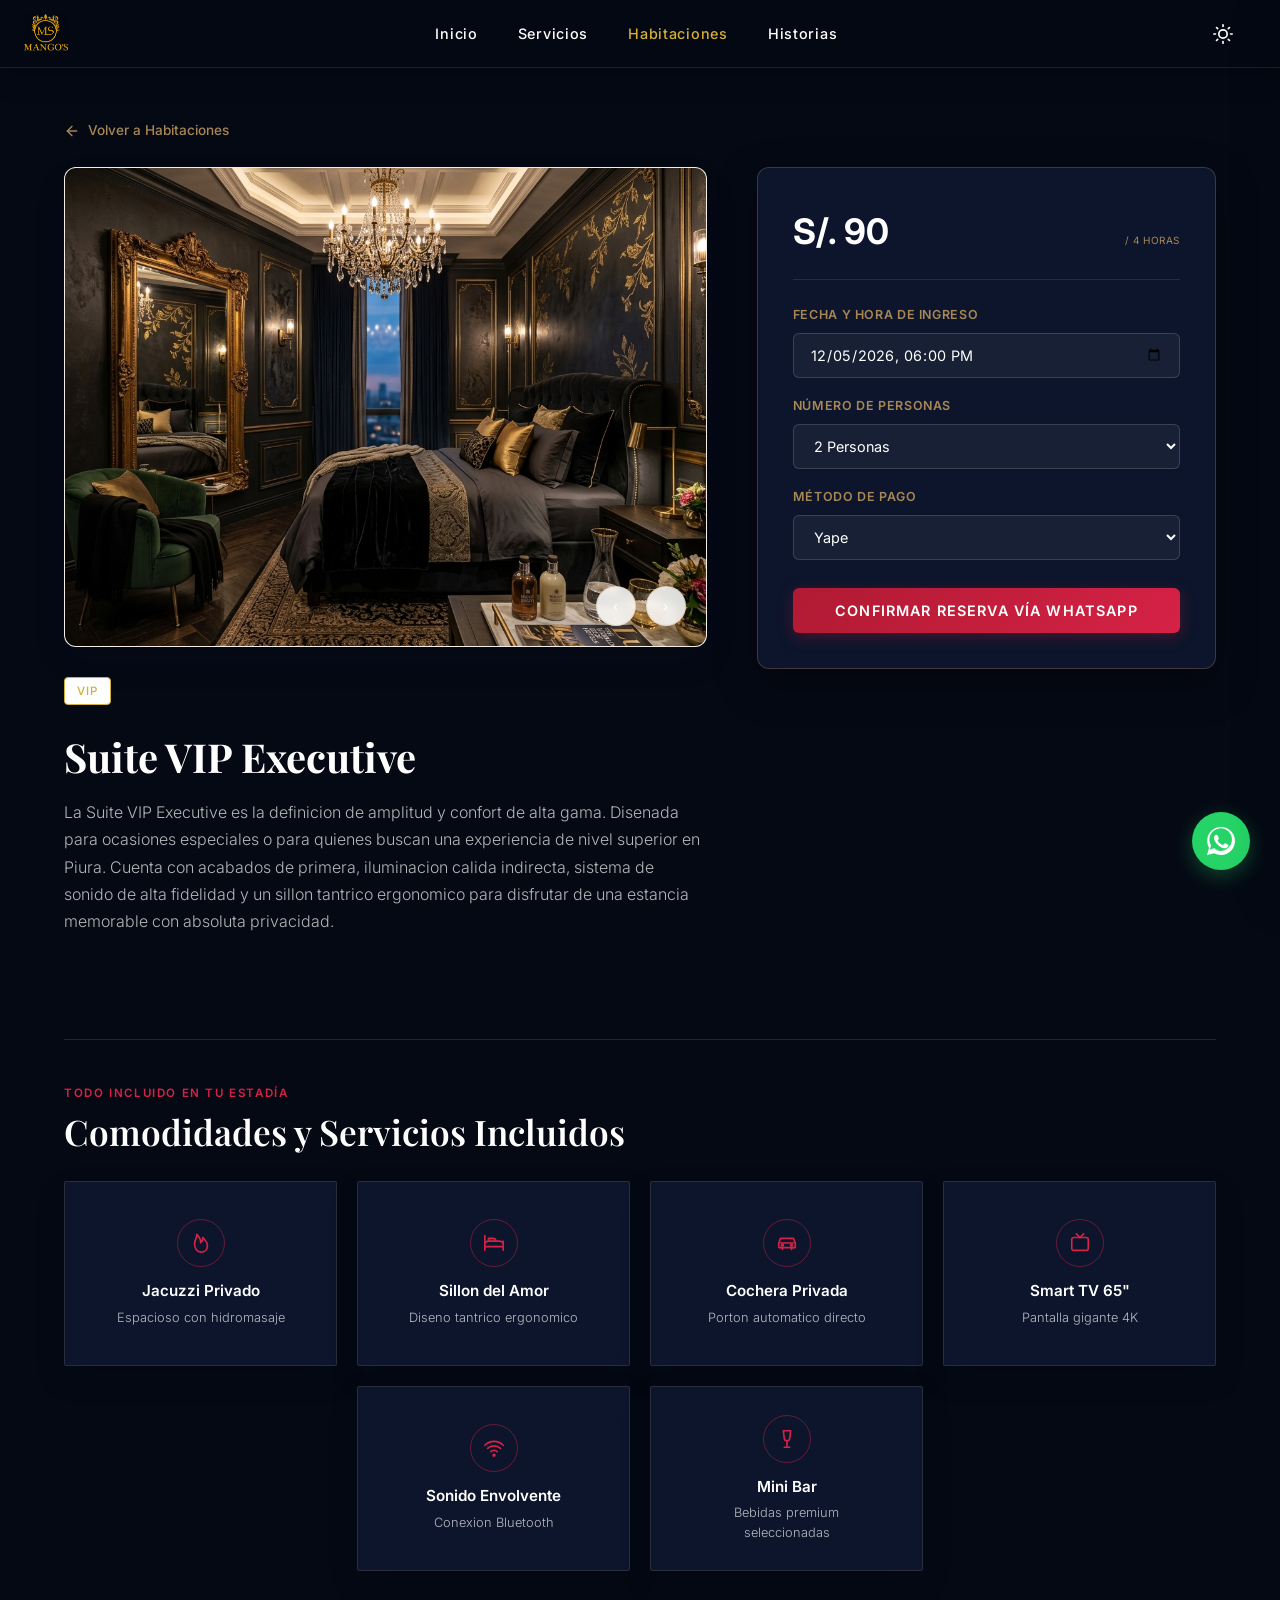
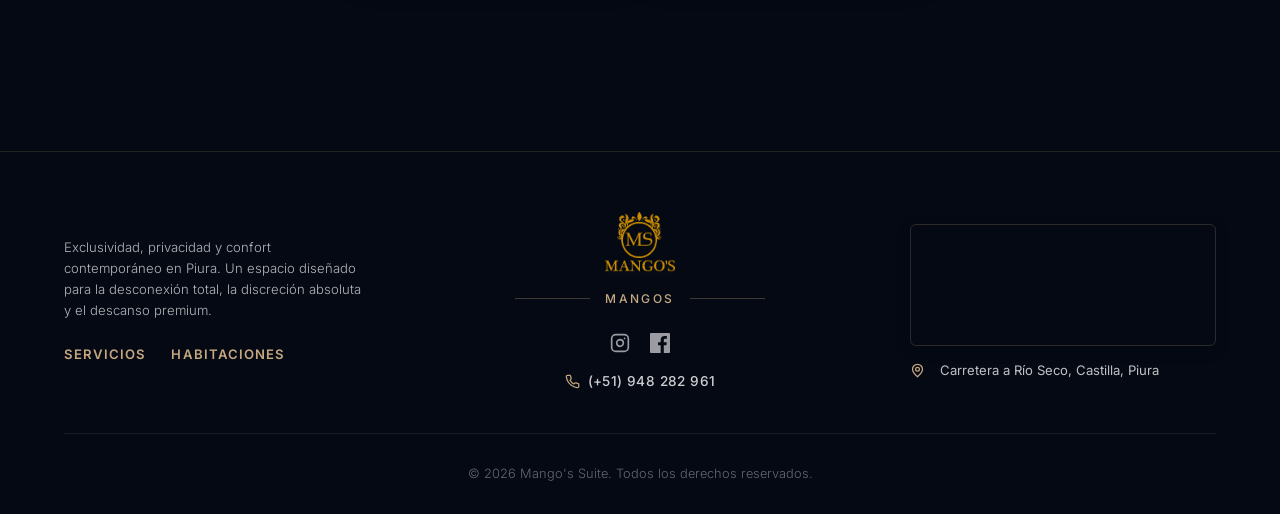
<file: detalle-habitacion.html>
<!doctype html>
<html lang="es">

<head>
    <meta charset="UTF-8" />
    <meta name="viewport" content="width=device-width, initial-scale=1.0" />
    <title>Detalle de Habitación | Mango's Suite Piura</title>
    <meta name="description"
        content="Conozca al detalle las comodidades de nuestras suites exclusivas. Jacuzzi, sauna, cama erótica, y cochera privada con portón automático." />
    <meta name="author" content="Mango's Suite" />

    <!-- Favicon -->
    <link rel="icon" type="image/png" href="logo.webp" />

    <!-- Fonts: Playfair Display for headings & Inter for body -->
    <link rel="preconnect" href="https://fonts.googleapis.com" />
    <link rel="preconnect" href="https://fonts.gstatic.com" crossorigin />
    <link
        href="https://fonts.googleapis.com/css2?family=Inter:wght@300;400;500;600&family=Playfair+Display:ital,wght@0,400;0,600;0,700;1,400&display=swap"
        rel="stylesheet" />

    <!-- Stylesheets -->
    <link rel="stylesheet" href="styles.css" />
    <style>
        /* Specific overrides for subpage layout */
        .detail-page-container {
            background-color: var(--bg-warm-white);
            padding: 120px 0 80px 0;
        }

        .detail-grid {
            display: grid;
            grid-template-columns: 1.4fr 1fr;
            gap: 50px;
            align-items: start;
        }

        /* Left Column styles */
        .detail-gallery {
            position: relative;
            width: 100%;
            height: 480px;
            border-radius: 12px;
            overflow: hidden;
            border: 1px solid rgba(197, 168, 128, 0.2);
            box-shadow: 0 15px 35px rgba(7, 21, 48, 0.08);
            background-color: var(--text-deep-blue);
            margin-bottom: 30px;
        }

        .gallery-track {
            width: 100%;
            height: 100%;
            position: relative;
        }

        .gallery-img {
            position: absolute;
            top: 0;
            left: 0;
            width: 100%;
            height: 100%;
            object-fit: cover;
            opacity: 0;
            transition: opacity 0.8s ease-in-out;
        }

        .gallery-img.active {
            opacity: 1;
            z-index: 2;
        }

        .gallery-controls {
            position: absolute;
            bottom: 20px;
            right: 20px;
            z-index: 10;
            display: flex;
            gap: 10px;
        }

        .gallery-btn {
            width: 40px;
            height: 40px;
            border-radius: 50%;
            background-color: rgba(255, 255, 255, 0.85);
            backdrop-filter: blur(5px);
            border: 1px solid rgba(197, 168, 128, 0.3);
            color: var(--text-deep-blue);
            display: flex;
            align-items: center;
            justify-content: center;
            cursor: pointer;
            transition: var(--transition-fast);
        }

        .gallery-btn:hover {
            background-color: var(--accent-gold);
            color: var(--white);
            border-color: var(--accent-gold);
        }

        .detail-title {
            font-family: var(--font-headings);
            font-size: 2.5rem;
            font-weight: 700;
            color: var(--text-deep-blue);
            margin-bottom: 10px;
        }

        .detail-tag {
            display: inline-block;
            background-color: var(--text-deep-blue);
            color: var(--accent-gold-bright);
            padding: 4px 12px;
            font-size: 0.72rem;
            text-transform: uppercase;
            letter-spacing: 0.1em;
            border-radius: 4px;
            border: 1px solid var(--accent-gold-bright);
            font-weight: 500;
            margin-bottom: 20px;
        }

        .detail-desc {
            font-size: 1rem;
            line-height: 1.7;
            color: var(--text-muted-blue);
            font-weight: 300;
            margin-bottom: 40px;
        }

        /* Always-visible amenities section */
        .detail-amenities-section {
            margin-top: 64px;
            padding-top: 44px;
            border-top: 1px solid rgba(197, 168, 128, 0.18);
        }

        .detail-amenities-heading {
            max-width: 680px;
            margin-bottom: 28px;
        }

        .detail-amenities-eyebrow {
            display: block;
            margin-bottom: 8px;
            color: var(--accent-crimson-bright);
            font-size: 0.72rem;
            font-weight: 600;
            letter-spacing: 0.14em;
            text-transform: uppercase;
        }

        .detail-amenities-title {
            color: var(--text-deep-blue);
            font-family: var(--font-headings);
            font-size: clamp(1.65rem, 3vw, 2.2rem);
            font-weight: 600;
            line-height: 1.2;
        }

        .detail-amenities-grid {
            display: grid;
            grid-template-columns: repeat(4, minmax(0, 1fr));
            gap: 20px;
        }

        .amenity-card {
            min-height: 185px;
            padding: 22px 18px;
            background: var(--bg-card);
            border: 1px solid rgba(197, 168, 128, 0.16);
            border-radius: 2px;
            display: flex;
            flex-direction: column;
            align-items: center;
            justify-content: center;
            text-align: center;
            box-shadow: 0 12px 30px rgba(0, 0, 0, 0.16);
            transition: border-color 0.25s ease, box-shadow 0.25s ease, transform 0.25s ease;
        }

        .amenity-card:hover {
            border-color: rgba(197, 168, 128, 0.72);
            box-shadow: 0 0 0 3px rgba(197, 168, 128, 0.12), 0 14px 30px rgba(0, 0, 0, 0.16);
            transform: translateY(-2px);
        }

        .amenity-card:nth-last-child(2):nth-child(4n + 1) {
            grid-column: 2;
        }

        .amenity-icon {
            width: 48px;
            height: 48px;
            margin-bottom: 14px;
            border: 1px solid rgba(214, 34, 70, 0.45);
            border-radius: 50%;
            color: var(--accent-crimson-bright);
            display: inline-flex;
            align-items: center;
            justify-content: center;
            flex-shrink: 0;
        }

        .amenity-icon svg {
            width: 22px;
            height: 22px;
        }

        .amenity-card-info {
            display: flex;
            flex-direction: column;
            align-items: center;
        }

        .amenity-card-name {
            margin: 0;
            color: var(--text-deep-blue);
            font-size: 0.95rem;
            font-weight: 600;
            line-height: 1.35;
        }

        .amenity-card-desc {
            max-width: 22ch;
            margin: 6px 0 0;
            color: var(--text-muted-blue);
            font-size: 0.8rem;
            font-weight: 300;
            line-height: 1.5;
        }

        /* Right Column: Sticky Sidebar Column */
        .detail-sidebar-col {
            position: sticky;
            top: 110px;
            display: flex;
            flex-direction: column;
            gap: 25px;
            z-index: 90;
        }

        .booking-widget-sticky {
            position: relative;
            background-color: var(--bg-card);
            border: 1px solid rgba(197, 168, 128, 0.25);
            border-radius: 12px;
            padding: 35px;
            box-shadow: 0 15px 40px rgba(0, 0, 0, 0.35);
        }

        .booking-widget-price-box {
            display: flex;
            align-items: baseline;
            justify-content: space-between;
            border-bottom: 1px solid rgba(197, 168, 128, 0.15);
            padding-bottom: 20px;
            margin-bottom: 25px;
        }

        .booking-widget-price {
            font-size: 2.2rem;
            font-weight: 700;
            color: var(--text-deep-blue);
        }

        .booking-widget-price small {
            font-size: 0.85rem;
            font-weight: 400;
            color: var(--text-muted-blue);
        }

        .booking-widget-form {
            display: flex;
            flex-direction: column;
            gap: 18px;
        }

        .booking-widget-field {
            display: flex;
            flex-direction: column;
            gap: 8px;
        }

        .booking-widget-field label {
            font-size: 0.78rem;
            font-weight: 600;
            text-transform: uppercase;
            letter-spacing: 0.05em;
            color: var(--accent-gold-dark);
        }

        .booking-widget-field input,
        .booking-widget-field select {
            padding: 12px 16px;
            border: 1px solid rgba(255, 255, 255, 0.15);
            border-radius: 6px;
            font-family: var(--font-body);
            font-size: 0.9rem;
            outline: none;
            color: var(--text-deep-blue);
            background-color: rgba(255, 255, 255, 0.05);
            transition: var(--transition-fast);
        }

        .booking-widget-field input:focus,
        .booking-widget-field select:focus {
            border-color: var(--accent-gold);
            box-shadow: 0 0 0 3px rgba(197, 168, 128, 0.15);
        }

        @keyframes heartbeatPulse {
            0% {
                transform: scale(1);
                box-shadow: 0 4px 12px rgba(176, 26, 51, 0.35);
            }

            50% {
                transform: scale(1.04);
                box-shadow: 0 8px 25px rgba(214, 34, 70, 0.7);
            }

            100% {
                transform: scale(1);
                box-shadow: 0 4px 12px rgba(176, 26, 51, 0.35);
            }
        }

        .booking-widget-btn {
            background: linear-gradient(135deg, var(--accent-crimson) 0%, var(--accent-crimson-bright) 100%);
            color: var(--white);
            border: none;
            padding: 14px;
            border-radius: 6px;
            font-size: 0.9rem;
            font-weight: 600;
            text-transform: uppercase;
            letter-spacing: 0.08em;
            cursor: pointer;
            transition: var(--transition-medium);
            display: flex;
            align-items: center;
            justify-content: center;
            gap: 10px;
            margin-top: 10px;
            box-shadow: 0 4px 15px rgba(176, 26, 51, 0.35);
            animation: heartbeatPulse 2.5s infinite ease-in-out;
        }

        .booking-widget-btn:hover {
            background: linear-gradient(135deg, var(--accent-crimson-bright) 0%, var(--accent-magenta) 100%);
            box-shadow: 0 6px 20px rgba(255, 46, 147, 0.45);
            transform: translateY(-1px);
        }

        .back-link-btn {
            display: inline-flex;
            align-items: center;
            gap: 8px;
            font-size: 0.85rem;
            color: var(--accent-gold-dark);
            font-weight: 500;
            margin-bottom: 25px;
            transition: var(--transition-fast);
        }

        .back-link-btn:hover {
            color: var(--text-deep-blue);
            transform: translateX(-3px);
        }

        /* Responsive */
        @media (max-width: 992px) {
            .detail-grid {
                grid-template-columns: 1fr;
                gap: 40px;
            }

            .detail-gallery {
                height: 350px;
            }

            .detail-sidebar-col {
                position: relative;
                top: 0;
            }

            .detail-amenities-grid {
                grid-template-columns: repeat(2, minmax(0, 1fr));
            }

            .amenity-card:nth-last-child(2):nth-child(4n + 1) {
                grid-column: auto;
            }
        }

        @media (max-width: 600px) {
            .detail-amenities-section {
                margin-top: 48px;
                padding-top: 34px;
            }

            .detail-amenities-grid {
                grid-template-columns: 1fr;
                gap: 14px;
            }

            .amenity-card {
                min-height: 160px;
            }

            .detail-title {
                font-size: 2rem;
            }
        }

    </style>
</head>

<body class="subpage-body">
    <!-- Smooth scroll wrapper -->
    <div id="scroll-wrapper">
        <!-- Navigation Bar -->
        <header id="main-header" class="scrolled">
            <div class="header-container">
                <a href="index.html" class="logo-link">
                    <img src="logo.webp" alt="Mango's Suite Logo" class="nav-logo" />
                </a>

                <nav id="navbar">
                    <ul class="nav-menu">
                        <li class="nav-item">
                            <a href="index.html" class="nav-link">Inicio</a>
                        </li>
                        <li class="nav-item">
                            <a href="index.html#services" class="nav-link">Servicios</a>
                        </li>
                        <li class="nav-item dropdown">
                            <a href="habitaciones.html" class="nav-link active">Habitaciones</a>
                            <ul class="dropdown-menu">
                                <li><a href="habitaciones.html?filter=simple">Simple</a></li>
                                <li><a href="habitaciones.html?filter=vip">VIP</a></li>
                                <li><a href="habitaciones.html?filter=sauna">Sauna & Jacuzzi</a></li>
                                <li><a href="habitaciones.html?filter=tematica">Temáticas</a></li>
                            </ul>
                        </li>
                        <li class="nav-item">
                            <a href="index.html#stories" class="nav-link">Historias</a>
                        </li>
                    </ul>
                </nav>

                <div class="header-actions">
                    <!-- Theme Toggle Switch -->
                    <button class="theme-toggle-btn" id="theme-toggle-btn" aria-label="Cambiar tema (Claro / Oscuro)">
                        <!-- Moon icon for dark mode selection -->
                        <svg class="theme-icon moon-icon" width="20" height="20" viewBox="0 0 24 24" fill="none"
                            stroke="currentColor" stroke-width="2" stroke-linecap="round" stroke-linejoin="round">
                            <path d="M21 12.79A9 9 0 1 1 11.21 3 7 7 0 0 0 21 12.79z"></path>
                        </svg>
                        <!-- Sun icon for light mode selection -->
                        <svg class="theme-icon sun-icon" width="20" height="20" viewBox="0 0 24 24" fill="none"
                            stroke="currentColor" stroke-width="2" stroke-linecap="round" stroke-linejoin="round">
                            <circle cx="12" cy="12" r="5"></circle>
                            <line x1="12" y1="1" x2="12" y2="3"></line>
                            <line x1="12" y1="21" x2="12" y2="23"></line>
                            <line x1="4.22" y1="4.22" x2="5.64" y2="5.64"></line>
                            <line x1="18.36" y1="18.36" x2="19.78" y2="19.78"></line>
                            <line x1="1" y1="12" x2="3" y2="12"></line>
                            <line x1="21" y1="12" x2="23" y2="12"></line>
                            <line x1="4.22" y1="19.78" x2="5.64" y2="18.36"></line>
                            <line x1="18.36" y1="5.64" x2="19.78" y2="4.22"></line>
                        </svg>
                    </button>

                    <button class="mobile-menu-toggle" id="mobile-menu-btn" aria-label="Abrir menú">
                        <span class="bar"></span>
                        <span class="bar"></span>
                        <span class="bar"></span>
                    </button>
                </div>
            </div>
        </header>

        <!-- Mobile Drawer Navigation -->
        <div class="mobile-nav-drawer" id="mobile-drawer">
            <div class="drawer-header">
                <img src="logo.webp" alt="Mango's Suite Logo" class="drawer-logo" />
                <button class="drawer-close" id="drawer-close-btn" aria-label="Cerrar menú">&times;</button>
            </div>
            <div class="drawer-menu-container">
                <ul class="drawer-menu">
                    <li><a href="index.html" class="drawer-link">Inicio</a></li>
                    <li><a href="index.html#services" class="drawer-link">Servicios</a></li>
                    <li class="drawer-dropdown-container">
                        <span class="drawer-dropdown-title">
                            Habitaciones
                            <svg class="drawer-dropdown-icon" width="10" height="6" viewBox="0 0 10 6" fill="none"
                                xmlns="http://www.w3.org/2000/svg">
                                <path d="M1 1L5 5L9 1" stroke="currentColor" stroke-width="1.5"
                                    stroke-linecap="round" stroke-linejoin="round" />
                            </svg>
                        </span>
                        <ul class="drawer-dropdown-menu">
                            <li><a href="habitaciones.html" class="drawer-link drawer-sublink">Todas</a></li>
                            <li><a href="habitaciones.html?filter=simple" class="drawer-link drawer-sublink">Simple</a>
                            </li>
                            <li><a href="habitaciones.html?filter=vip" class="drawer-link drawer-sublink">VIP</a></li>
                            <li><a href="habitaciones.html?filter=sauna" class="drawer-link drawer-sublink">Sauna &
                                    Jacuzzi</a></li>
                            <li><a href="habitaciones.html?filter=tematica"
                                    class="drawer-link drawer-sublink">Temáticas</a></li>
                        </ul>
                    </li>
                    <li><a href="index.html#stories" class="drawer-link">Historias</a></li>
                </ul>
            </div>
        </div>
        <div class="drawer-overlay" id="mobile-drawer-overlay"></div>

        <!-- Detail Grid Section -->
        <section class="detail-page-container">
            <div class="container">
                <a href="habitaciones.html" class="back-link-btn">
                    <svg width="16" height="16" viewBox="0 0 24 24" fill="none" stroke="currentColor" stroke-width="2"
                        stroke-linecap="round" stroke-linejoin="round">
                        <line x1="19" y1="12" x2="5" y2="12"></line>
                        <polyline points="12 19 5 12 12 5"></polyline>
                    </svg>
                    Volver a Habitaciones
                </a>

                <div class="detail-grid">
                    <!-- Left Column: Media & Specs -->
                    <div class="detail-content-col">
                        <!-- Image Gallery Frame -->
                        <div class="detail-gallery">
                            <div class="gallery-track" id="gallery-track-container">
                                <!-- Rendered dynamically -->
                            </div>
                            <div class="gallery-controls" id="gallery-controls-container">
                                <button class="gallery-btn" id="gallery-prev" aria-label="Anterior">&lsaquo;</button>
                                <button class="gallery-btn" id="gallery-next" aria-label="Siguiente">&rsaquo;</button>
                            </div>
                        </div>

                        <!-- Title & Subtitle Info -->
                        <span class="detail-tag" id="detail-room-tag">Suite VIP</span>
                        <h1 class="detail-title" id="detail-room-title">Nombre de la Habitación</h1>
                        <p class="detail-desc" id="detail-room-desc">Cargando detalles de la habitación...</p>


                    </div>

                    <!-- Right Column: Sticky Reservation Box -->
                    <div class="detail-sidebar-col">
                        <div class="booking-widget-sticky">
                            <div class="booking-widget-price-box">
                                <span class="booking-widget-price" id="booking-widget-price-val">S/. 00</span>
                                <span class="price-label" id="booking-widget-time-val"><small>/ 4 horas</small></span>
                            </div>

                            <div class="booking-widget-form">
                                <!-- Fecha y Hora de Ingreso -->
                                <div class="booking-widget-field">
                                    <label for="widget-datetime">Fecha y Hora de Ingreso</label>
                                    <input type="datetime-local" id="widget-datetime" required />
                                </div>

                                <!-- Número de Personas -->
                                <div class="booking-widget-field">
                                    <label for="widget-guests">Número de Personas</label>
                                    <select id="widget-guests">
                                        <option value="1 persona">1 Persona</option>
                                        <option value="2 personas" selected>2 Personas</option>
                                        <option value="3 personas">3 Personas</option>
                                    </select>
                                </div>

                                <!-- Método de Pago -->
                                <div class="booking-widget-field">
                                    <label for="widget-payment">Método de Pago</label>
                                    <select id="widget-payment">
                                        <option value="Yape">Yape</option>
                                        <option value="Plin">Plin</option>
                                        <option value="Transferencia">Transferencia Bancaria</option>
                                    </select>
                                </div>

                                <!-- Submit WhatsApp Redirect Button -->
                                <button class="booking-widget-btn" id="widget-submit-btn">
                                    Confirmar Reserva vía WhatsApp
                                </button>
                            </div>
                        </div>

                    </div>
                </div>

                <!-- Always-visible Amenities & Services -->
                <section class="detail-amenities-section" aria-labelledby="detail-amenities-title">
                    <div class="detail-amenities-heading">
                        <span class="detail-amenities-eyebrow">Todo incluido en tu estadía</span>
                        <h2 class="detail-amenities-title" id="detail-amenities-title">
                            Comodidades y Servicios Incluidos
                        </h2>
                    </div>
                    <div class="detail-amenities-grid" id="detail-amenities-container" role="list">
                        <!-- Rendered dynamically -->
                    </div>
                </section>
            </div>
        </section>

        <!-- Footer -->
        <footer id="main-footer">
            <div class="container">
                <div class="footer-grid">
                    <div class="footer-nav-col">
                        <p class="footer-about-summary">
                            Exclusividad, privacidad y confort contemporáneo en Piura. Un espacio diseñado para la
                            desconexión total, la discreción absoluta y el descanso premium.
                        </p>
                        <ul class="footer-quick-links">
                            <li><a href="index.html#services">Servicios</a></li>
                            <li><a href="habitaciones.html">Habitaciones</a></li>
                        </ul>
                    </div>

                    <div class="footer-brand-center-col">
                        <img src="logo.webp" alt="Mango's Suite Logo" class="footer-logo-centered" />
                        <div class="footer-estd-divider">
                            <div class="estd-line"></div>
                            <span class="estd-text">MANGOS</span>
                            <div class="estd-line"></div>
                        </div>
                        <div class="footer-social-icons-row">
                            <a href="https://instagram.com/mangos_suite" target="_blank" rel="noopener"
                                aria-label="Instagram">
                                <svg width="20" height="20" viewBox="0 0 24 24" fill="none" stroke="currentColor"
                                    stroke-width="2" stroke-linecap="round" stroke-linejoin="round">
                                    <rect x="2" y="2" width="20" height="20" rx="5" ry="5"></rect>
                                    <path d="M16 11.37A4 4 0 1 1 12.63 8 4 4 0 0 1 16 11.37z"></path>
                                    <line x1="17.5" y1="6.5" x2="17.51" y2="6.5"></line>
                                </svg>
                            </a>
                            <a href="https://www.facebook.com/MangosSuite" target="_blank" rel="noopener"
                                aria-label="Facebook">
                                <svg width="20" height="20" viewBox="0 0 24 24" fill="currentColor">
                                    <path
                                        d="M22.675 0h-21.35c-.732 0-1.325.593-1.325 1.325v21.351c0 .731.593 1.324 1.325 1.324h11.495v-9.294h-3.128v-3.622h3.128v-2.671c0-3.1 1.893-4.788 4.659-4.788 1.325 0 2.463.099 2.795.143v3.24l-1.918.001c-1.504 0-1.795.715-1.795 1.763v2.313h3.587l-.467 3.622h-3.12v9.293h6.116c.73 0 1.323-.593 1.323-1.325v-21.35c0-.732-.593-1.325-1.325-1.325z" />
                                </svg>
                            </a>
                        </div>
                        <a href="https://wa.me/51948282961" target="_blank" rel="noopener"
                            class="footer-phone-below-social">
                            <svg width="15" height="15" viewBox="0 0 24 24" fill="none" stroke="currentColor"
                                stroke-width="2" stroke-linecap="round" stroke-linejoin="round"
                                style="color: var(--accent-gold);">
                                <path
                                    d="M22 16.92v3a2 2 0 0 1-2.18 2 19.79 19.79 0 0 1-8.63-3.07 19.5 19.5 0 0 1-6-6 19.79 19.79 0 0 1-3.07-8.67A2 2 0 0 1 4.11 2h3a2 2 0 0 1 2 1.72 12.84 12.84 0 0 0 .7 2.81 2 2 0 0 1-.45 2.11L8.09 9.91a16 16 0 0 0 6 6l1.27-1.27a2 2 0 0 1 2.11-.45 12.84 12.84 0 0 0 2.81.7A2 2 0 0 1 22 16.92z">
                                </path>
                            </svg>
                            (+51) 948 282 961
                        </a>
                    </div>

                    <div class="footer-contact-right-col">
                        <div class="footer-map-container">
                            <iframe
                                src="https://www.google.com/maps/embed?pb=!1m18!1m12!1m3!1d3969.529891823126!2d-80.60953532423122!3d-5.14770643412756!2m3!1f0!2f0!3f0!3m2!1i1024!2i768!4f13.1!3m3!1m2!1s0x904a3fef3c555555%3A0x6bcfd3c11d5dbde5!2sRio%20Seco!5e0!3m2!1ses-419!2spe!4v1783563948011!5m2!1ses-419!2spe"
                                width="100%" height="120" style="border:0; filter: grayscale(0.2) contrast(1.1);"
                                allowfullscreen="" loading="lazy" referrerpolicy="no-referrer-when-downgrade"></iframe>
                        </div>
                        <div class="footer-contact-item">
                            <svg width="15" height="15" viewBox="0 0 24 24" fill="none" stroke="currentColor"
                                stroke-width="2" stroke-linecap="round" stroke-linejoin="round" class="contact-icon">
                                <path d="M12 2a8 8 0 0 0-8 8c0 5.25 8 12 8 12s8-6.75 8-12a8 8 0 0 0-8-8z"></path>
                                <circle cx="12" cy="10" r="3"></circle>
                            </svg>
                            <span class="contact-text">Carretera a Río Seco, Castilla, Piura</span>
                        </div>
                    </div>
                </div>
                <div class="footer-bottom text-center">
                    <p>&copy; 2026 Mango's Suite. Todos los derechos reservados.</p>
                </div>
            </div>
        </footer>
    </div>

    <!-- WhatsApp Direct Link -->
    <div class="floating-actions-container" id="floating-actions">
        <a href="https://wa.me/51948282961?text=Hola,%20quisiera%20consultar%20por%20habitaciones%20disponibles"
            target="_blank" rel="noopener" class="floating-whatsapp-trigger" id="whatsapp-trigger"
            aria-label="Chat de WhatsApp">
            <svg width="28" height="28" viewBox="0 0 24 24" fill="currentColor">
                <path
                    d="M.057 24l1.687-6.163c-1.041-1.804-1.588-3.849-1.587-5.946C.06 5.348 5.397.01 12.008.01c3.202.001 6.212 1.246 8.477 3.514 2.266 2.268 3.507 5.28 3.505 8.484-.004 6.657-5.34 11.997-11.953 11.997-2.005-.001-3.973-.502-5.724-1.455L0 24zm6.59-4.846c1.6.95 3.188 1.449 4.825 1.451 5.436 0 9.86-4.37 9.864-9.799.002-2.63-1.023-5.101-2.885-6.97C16.59 2.028 14.108.995 11.993.995c-5.445 0-9.87 4.371-9.874 9.799-.001 1.737.478 3.433 1.388 4.933l-.974 3.553 3.655-.959c1.5.82 3.18 1.25 4.869 1.25zM17.7 14.9c-.3-.15-1.785-.88-2.067-.98-.28-.1-.49-.15-.69.15-.2.3-.77.98-.95 1.18-.18.2-.36.22-.66.07-.3-.15-1.27-.47-2.42-1.49-.89-.8-1.5-1.78-1.67-2.08-.18-.3-.02-.46.13-.61.13-.13.3-.35.45-.52.15-.17.2-.3.3-.5.1-.2.05-.38-.02-.53-.07-.15-.69-1.67-.95-2.29-.26-.62-.52-.53-.69-.54-.18 0-.38-.02-.59-.02-.2 0-.54.07-.82.38-.28.3-1.08 1.05-1.08 2.57s1.1 2.98 1.25 3.18c.15.2 2.16 3.29 5.23 4.62.73.31 1.3.5 1.74.64.74.23 1.4.2 1.93.12.59-.08 1.79-.73 2.04-1.44.25-.7.25-1.3.18-1.43-.07-.13-.25-.2-.55-.35z" />
            </svg>
        </a>
    </div>

    <!-- GSAP Core -->
    <script src="https://cdnjs.cloudflare.com/ajax/libs/gsap/3.12.2/gsap.min.js"></script>
    <script src="assets/js/common.js"></script>
    <script src="assets/js/room-detail-page.js"></script>
</body>

</html>
</file>
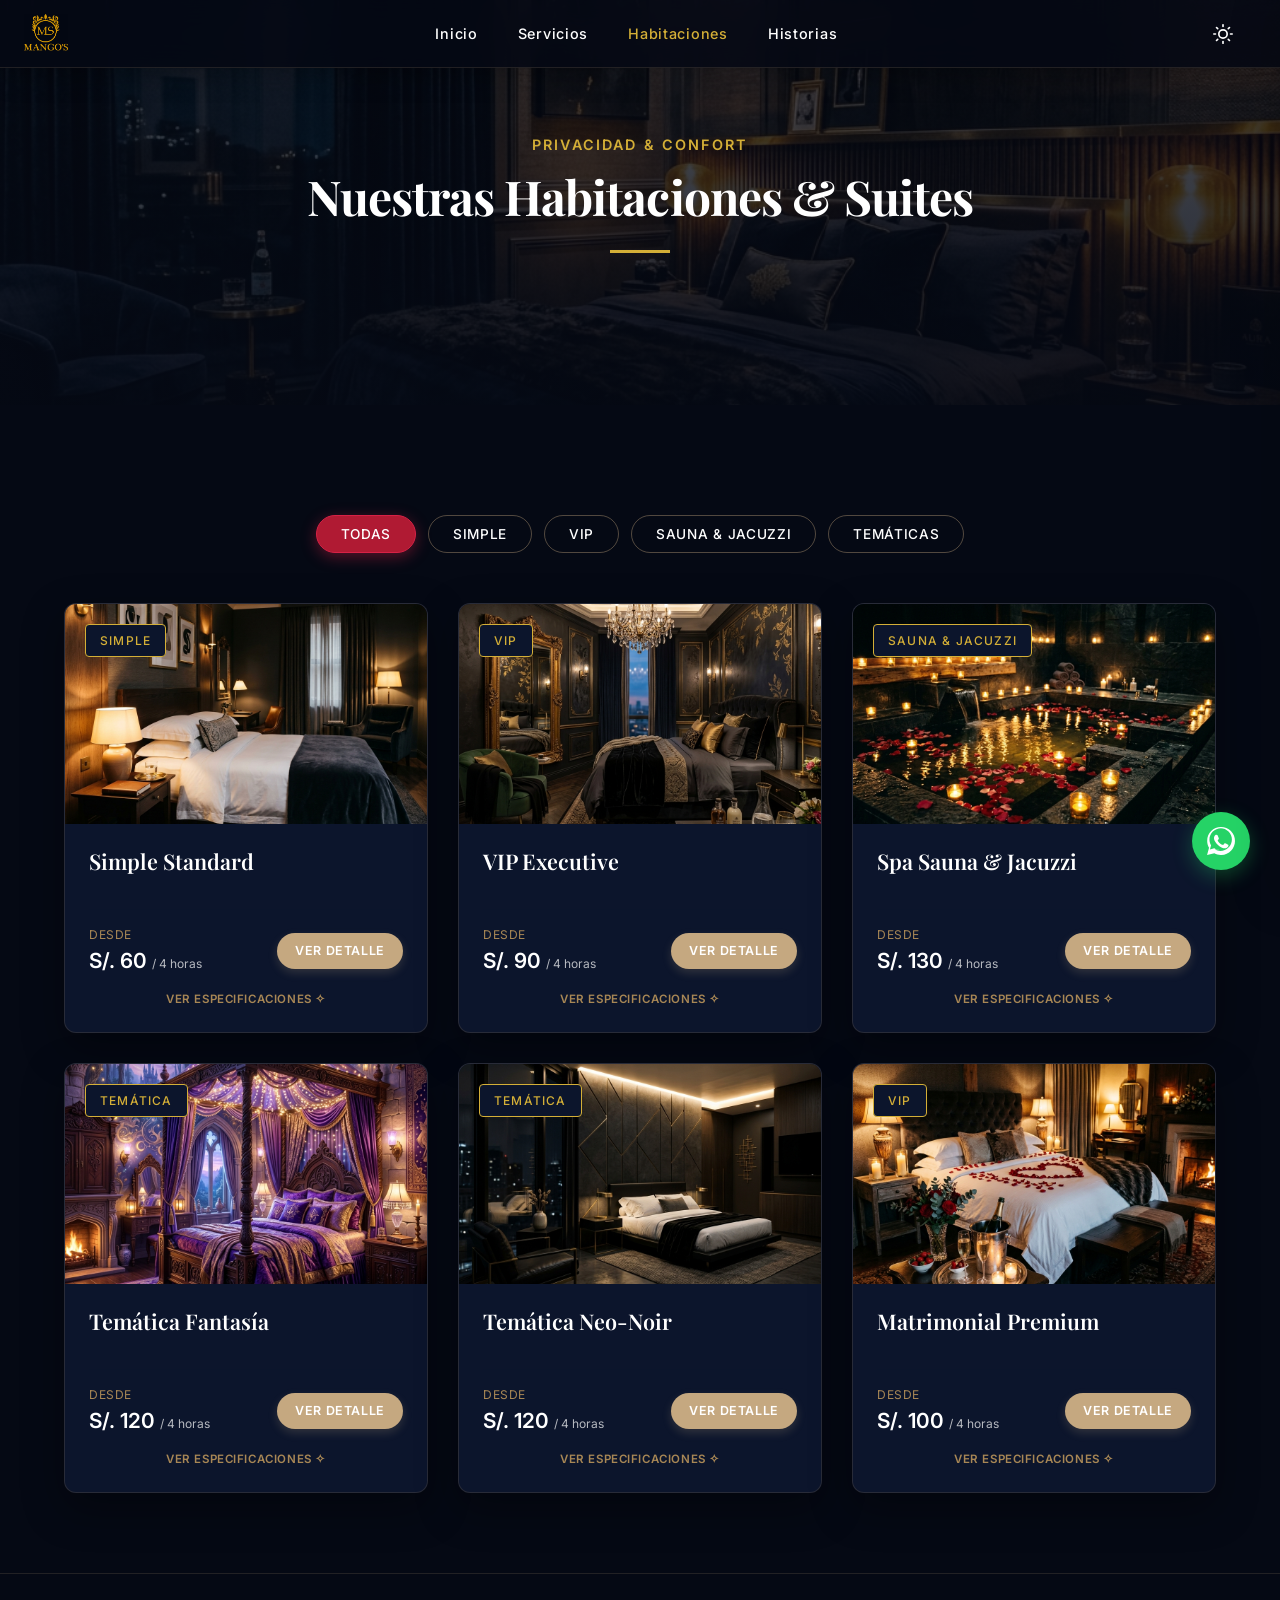
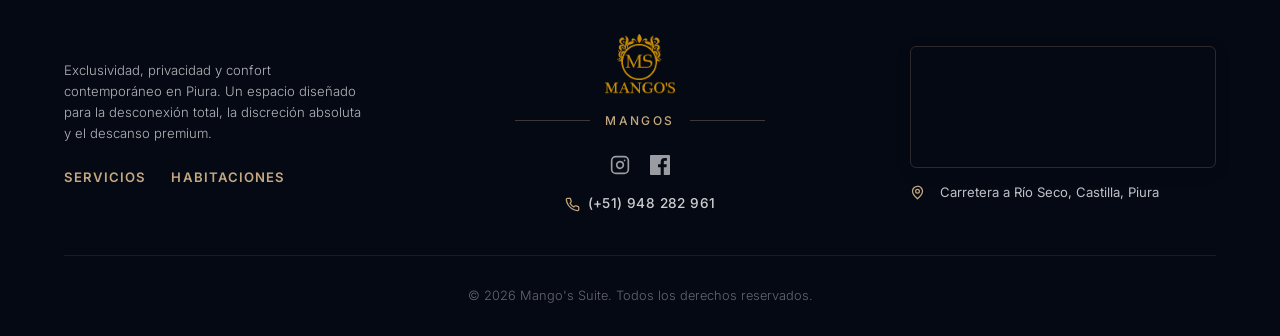
<file: habitaciones.html>
<!doctype html>
<html lang="es">

<head>
    <meta charset="UTF-8" />
    <meta name="viewport" content="width=device-width, initial-scale=1.0" />
    <title>Habitaciones & Suites Exclusivas | Mango's Suite Piura</title>
    <meta name="description"
        content="Explore nuestras habitaciones y suites de lujo en Piura. Suites con sauna privado, jacuzzi, sillón de amor y cochera privada con portón automático." />
    <meta name="author" content="Mango's Suite" />

    <!-- Favicon -->
    <link rel="icon" type="image/png" href="logo.webp" />

    <!-- Fonts: Playfair Display for headings & Inter for body -->
    <link rel="preconnect" href="https://fonts.googleapis.com" />
    <link rel="preconnect" href="https://fonts.gstatic.com" crossorigin />
    <link
        href="https://fonts.googleapis.com/css2?family=Inter:wght@300;400;500;600&family=Playfair+Display:ital,wght@0,400;0,600;0,700;1,400&display=swap"
        rel="stylesheet" />

    <!-- Stylesheets -->
    <link rel="stylesheet" href="styles.css" />
    <style>
        /* Specific overrides for subpage layout */
        .subpage-hero {
            height: 45vh;
            min-height: 350px;
            position: relative;
            display: flex;
            align-items: center;
            justify-content: center;
            background-image: linear-gradient(rgba(5, 9, 20, 0.7), rgba(5, 9, 20, 0.9)), url('assets/images/hero_bg.png');
            background-size: cover;
            background-position: center;
            text-align: center;
            color: var(--white);
            padding-top: 80px;
        }

        .subpage-hero-title {
            font-family: var(--font-headings);
            font-size: 3rem;
            font-weight: 700;
            margin-bottom: 15px;
            letter-spacing: -0.02em;
        }

        .subpage-hero-subtitle {
            font-size: 0.9rem;
            text-transform: uppercase;
            letter-spacing: 0.15em;
            color: var(--accent-gold-bright);
            font-weight: 600;
        }

        .rooms-subpage-container {
            background-color: var(--bg-warm-white);
            padding: 80px 0;
        }

        .room-card-link {
            display: block;
            overflow: hidden;
        }

        .room-title-link {
            color: var(--text-deep-blue);
            transition: var(--transition-fast);
        }

        .room-title-link:hover {
            color: var(--accent-gold-dark);
        }

        .room-img-hover-trigger {
            transition: transform 0.8s cubic-bezier(0.25, 1, 0.5, 1);
        }

        .room-card:hover .room-img-hover-trigger {
            transform: scale(1.06);
        }
    </style>
</head>

<body class="subpage-body">
    <!-- Smooth scroll wrapper -->
    <div id="scroll-wrapper">
        <!-- Navigation Bar -->
        <header id="main-header" class="scrolled">
            <div class="header-container">
                <a href="index.html" class="logo-link">
                    <img src="logo.webp" alt="Mango's Suite Logo" class="nav-logo" />
                </a>

                <nav id="navbar">
                    <ul class="nav-menu">
                        <li class="nav-item">
                            <a href="index.html" class="nav-link">Inicio</a>
                        </li>
                        <li class="nav-item">
                            <a href="index.html#services" class="nav-link">Servicios</a>
                        </li>
                        <li class="nav-item dropdown">
                            <a href="habitaciones.html" class="nav-link active">Habitaciones</a>
                            <ul class="dropdown-menu">
                                <li><a href="habitaciones.html?filter=simple">Simple</a></li>
                                <li><a href="habitaciones.html?filter=vip">VIP</a></li>
                                <li><a href="habitaciones.html?filter=sauna">Sauna & Jacuzzi</a></li>
                                <li><a href="habitaciones.html?filter=tematica">Temáticas</a></li>
                            </ul>
                        </li>
                        <li class="nav-item">
                            <a href="index.html#stories" class="nav-link">Historias</a>
                        </li>
                    </ul>
                </nav>

                <div class="header-actions">
                    <!-- Theme Toggle Switch -->
                    <button class="theme-toggle-btn" id="theme-toggle-btn" aria-label="Cambiar tema (Claro / Oscuro)">
                        <!-- Moon icon for dark mode selection -->
                        <svg class="theme-icon moon-icon" width="20" height="20" viewBox="0 0 24 24" fill="none"
                            stroke="currentColor" stroke-width="2" stroke-linecap="round" stroke-linejoin="round">
                            <path d="M21 12.79A9 9 0 1 1 11.21 3 7 7 0 0 0 21 12.79z"></path>
                        </svg>
                        <!-- Sun icon for light mode selection -->
                        <svg class="theme-icon sun-icon" width="20" height="20" viewBox="0 0 24 24" fill="none"
                            stroke="currentColor" stroke-width="2" stroke-linecap="round" stroke-linejoin="round">
                            <circle cx="12" cy="12" r="5"></circle>
                            <line x1="12" y1="1" x2="12" y2="3"></line>
                            <line x1="12" y1="21" x2="12" y2="23"></line>
                            <line x1="4.22" y1="4.22" x2="5.64" y2="5.64"></line>
                            <line x1="18.36" y1="18.36" x2="19.78" y2="19.78"></line>
                            <line x1="1" y1="12" x2="3" y2="12"></line>
                            <line x1="21" y1="12" x2="23" y2="12"></line>
                            <line x1="4.22" y1="19.78" x2="5.64" y2="18.36"></line>
                            <line x1="18.36" y1="5.64" x2="19.78" y2="4.22"></line>
                        </svg>
                    </button>

                    <button class="mobile-menu-toggle" id="mobile-menu-btn" aria-label="Abrir menú">
                        <span class="bar"></span>
                        <span class="bar"></span>
                        <span class="bar"></span>
                    </button>
                </div>
            </div>
        </header>

        <!-- Mobile Drawer Navigation -->
        <div class="mobile-nav-drawer" id="mobile-drawer">
            <div class="drawer-header">
                <img src="logo.webp" alt="Mango's Suite Logo" class="drawer-logo" />
                <button class="drawer-close" id="drawer-close-btn" aria-label="Cerrar menú">&times;</button>
            </div>
            <div class="drawer-menu-container">
                <ul class="drawer-menu">
                    <li><a href="index.html" class="drawer-link">Inicio</a></li>
                    <li><a href="index.html#services" class="drawer-link">Servicios</a></li>
                    <li class="drawer-dropdown-container">
                        <span class="drawer-dropdown-title">
                            Habitaciones
                            <svg class="drawer-dropdown-icon" width="10" height="6" viewBox="0 0 10 6" fill="none"
                                xmlns="http://www.w3.org/2000/svg">
                                <path d="M1 1L5 5L9 1" stroke="currentColor" stroke-width="1.5"
                                    stroke-linecap="round" stroke-linejoin="round" />
                            </svg>
                        </span>
                        <ul class="drawer-dropdown-menu">
                            <li><a href="habitaciones.html" class="drawer-link drawer-sublink">Todas</a></li>
                            <li><a href="habitaciones.html?filter=simple" class="drawer-link drawer-sublink">Simple</a>
                            </li>
                            <li><a href="habitaciones.html?filter=vip" class="drawer-link drawer-sublink">VIP</a></li>
                            <li><a href="habitaciones.html?filter=sauna" class="drawer-link drawer-sublink">Sauna &
                                    Jacuzzi</a></li>
                            <li><a href="habitaciones.html?filter=tematica"
                                    class="drawer-link drawer-sublink">Temáticas</a></li>
                        </ul>
                    </li>
                    <li><a href="index.html#stories" class="drawer-link">Historias</a></li>
                </ul>
            </div>
        </div>
        <div class="drawer-overlay" id="mobile-drawer-overlay"></div>

        <!-- subpage Hero Banner -->
        <section class="subpage-hero">
            <div class="container">
                <span class="subpage-hero-subtitle">Privacidad & Confort</span>
                <h1 class="subpage-hero-title">Nuestras Habitaciones & Suites</h1>
                <div class="divider-gold" style="margin: 0 auto;"></div>
            </div>
        </section>

        <!-- Rooms List Section -->
        <section class="rooms-subpage-container">
            <div class="container">
                <!-- Room Categories Filter Pills -->
                <div class="room-filters" style="margin-bottom: 50px;">
                    <button class="filter-btn active" data-filter="all">Todas</button>
                    <button class="filter-btn" data-filter="simple">Simple</button>
                    <button class="filter-btn" data-filter="vip">VIP</button>
                    <button class="filter-btn" data-filter="sauna">Sauna & Jacuzzi</button>
                    <button class="filter-btn" data-filter="tematica">Temáticas</button>
                </div>

                <!-- Rooms Grid (Contains all 6 cards, none are collapsed) -->
                <div class="rooms-grid">
                    <!-- Card 1: Simple -->
                    <div class="room-card" data-category="simple">
                        <div class="room-card-inner">
                            <!-- FRONT SIDE -->
                            <div class="room-card-front">
                                <div class="room-image-wrapper">
                                    <img src="assets/images/rooms/room_simple.png" alt="Habitación Simple Standard"
                                        class="room-img" loading="lazy" />
                                    <span class="room-tag">Simple</span>
                                </div>
                                <div class="room-info-front">
                                    <h3 class="room-title">Simple Standard</h3>
                                    <div class="room-footer-front">
                                        <div class="room-price">
                                            <span class="price-label">Desde</span>
                                            <span class="price-val">S/. 60 <small>/ 4 horas</small></span>
                                        </div>
                                        <a href="detalle-habitacion.html?room=simple" class="btn-detail-back">Ver
                                            Detalle</a>
                                    </div>
                                    <div class="room-flip-indicator">Ver especificaciones ✧</div>
                                </div>
                            </div>
                            <!-- BACK SIDE -->
                            <div class="room-card-back">
                                <h3 class="room-title-back">Simple Standard</h3>
                                <p class="room-desc-back">Confort y privacidad insuperables. Diseñada para estancias
                                    cortas y descansos rápidos con portón automático.</p>
                                <div class="room-amenities-back">
                                    <span>Cochera Privada</span>
                                    <span>Smart TV 55"</span>
                                    <span>Ducha Española</span>
                                    <span>Wifi 5G</span>
                                </div>
                                <div class="room-flip-indicator-back">Volver ✧</div>
                            </div>
                        </div>
                    </div>

                    <!-- Card 2: VIP -->
                    <div class="room-card" data-category="vip">
                        <div class="room-card-inner">
                            <!-- FRONT SIDE -->
                            <div class="room-card-front">
                                <div class="room-image-wrapper">
                                    <img src="assets/images/rooms/room_vip.png" alt="Suite VIP Executive"
                                        class="room-img" loading="lazy" />
                                    <span class="room-tag">VIP</span>
                                </div>
                                <div class="room-info-front">
                                    <h3 class="room-title">VIP Executive</h3>
                                    <div class="room-footer-front">
                                        <div class="room-price">
                                            <span class="price-label">Desde</span>
                                            <span class="price-val">S/. 90 <small>/ 4 horas</small></span>
                                        </div>
                                        <a href="detalle-habitacion.html?room=vip" class="btn-detail-back">Ver
                                            Detalle</a>
                                    </div>
                                    <div class="room-flip-indicator">Ver especificaciones ✧</div>
                                </div>
                            </div>
                            <!-- BACK SIDE -->
                            <div class="room-card-back">
                                <h3 class="room-title-back">VIP Executive</h3>
                                <p class="room-desc-back">Amplitud superior y acabados de lujo. Equipada con sillón
                                    tántrico y sistema de audio integrado.</p>
                                <div class="room-amenities-back">
                                    <span>Jacuzzi</span>
                                    <span>Sillón del Amor</span>
                                    <span>Cochera Privada</span>
                                    <span>Smart TV 65"</span>
                                </div>
                                <div class="room-flip-indicator-back">Volver ✧</div>
                            </div>
                        </div>
                    </div>

                    <!-- Card 3: Sauna -->
                    <div class="room-card" data-category="sauna">
                        <div class="room-card-inner">
                            <!-- FRONT SIDE -->
                            <div class="room-card-front">
                                <div class="room-image-wrapper">
                                    <img src="assets/images/services/svc_spa.png" alt="Suite Spa Sauna & Jacuzzi"
                                        class="room-img" loading="lazy" />
                                    <span class="room-tag">Sauna & Jacuzzi</span>
                                </div>
                                <div class="room-info-front">
                                    <h3 class="room-title">Spa Sauna & Jacuzzi</h3>
                                    <div class="room-footer-front">
                                        <div class="room-price">
                                            <span class="price-label">Desde</span>
                                            <span class="price-val">S/. 130 <small>/ 4 horas</small></span>
                                        </div>
                                        <a href="detalle-habitacion.html?room=sauna" class="btn-detail-back">Ver
                                            Detalle</a>
                                    </div>
                                    <div class="room-flip-indicator">Ver especificaciones ✧</div>
                                </div>
                            </div>
                            <!-- BACK SIDE -->
                            <div class="room-card-back">
                                <h3 class="room-title-back">Spa Sauna & Jacuzzi</h3>
                                <p class="room-desc-back">El descanso definitivo. Cuenta con su propia cámara de sauna
                                    seco de madera fina y jacuzzi temperado.</p>
                                <div class="room-amenities-back">
                                    <span>Sauna Seco</span>
                                    <span>Jacuzzi Doble</span>
                                    <span>Cochera Privada</span>
                                    <span>Smart Lights</span>
                                </div>
                                <div class="room-flip-indicator-back">Volver ✧</div>
                            </div>
                        </div>
                    </div>

                    <!-- Card 4: Temática Fantasía -->
                    <div class="room-card" data-category="tematica">
                        <div class="room-card-inner">
                            <!-- FRONT SIDE -->
                            <div class="room-card-front">
                                <div class="room-image-wrapper">
                                    <img src="assets/images/rooms/room_thematic_fantasy.png"
                                        alt="Suite Temática Fantasía" class="room-img" loading="lazy" />
                                    <span class="room-tag">Temática</span>
                                </div>
                                <div class="room-info-front">
                                    <h3 class="room-title">Temática Fantasía</h3>
                                    <div class="room-footer-front">
                                        <div class="room-price">
                                            <span class="price-label">Desde</span>
                                            <span class="price-val">S/. 120 <small>/ 4 horas</small></span>
                                        </div>
                                        <a href="detalle-habitacion.html?room=fantasia" class="btn-detail-back">Ver
                                            Detalle</a>
                                    </div>
                                    <div class="room-flip-indicator">Ver especificaciones ✧</div>
                                </div>
                            </div>
                            <!-- BACK SIDE -->
                            <div class="room-card-back">
                                <h3 class="room-title-back">Temática Fantasía</h3>
                                <p class="room-desc-back">Cama suspendida y diseño erótico de vanguardia. Espejos en
                                    techo, iluminación LED inteligente y barra de pole dance.</p>
                                <div class="room-amenities-back">
                                    <span>Cama Suspendida</span>
                                    <span>Barra Pole Dance</span>
                                    <span>Cochera Privada</span>
                                    <span>Sillón del Amor</span>
                                </div>
                                <div class="room-flip-indicator-back">Volver ✧</div>
                            </div>
                        </div>
                    </div>

                    <!-- Card 5: Temática Neo-Noir -->
                    <div class="room-card" data-category="tematica">
                        <div class="room-card-inner">
                            <!-- FRONT SIDE -->
                            <div class="room-card-front">
                                <div class="room-image-wrapper">
                                    <img src="assets/images/rooms/room_thematic_modern.png"
                                        alt="Suite Temática Neo-Noir" class="room-img" loading="lazy" />
                                    <span class="room-tag">Temática</span>
                                </div>
                                <div class="room-info-front">
                                    <h3 class="room-title">Temática Neo-Noir</h3>
                                    <div class="room-footer-front">
                                        <div class="room-price">
                                            <span class="price-label">Desde</span>
                                            <span class="price-val">S/. 120 <small>/ 4 horas</small></span>
                                        </div>
                                        <a href="detalle-habitacion.html?room=neonoir" class="btn-detail-back">Ver
                                            Detalle</a>
                                    </div>
                                    <div class="room-flip-indicator">Ver especificaciones ✧</div>
                                </div>
                            </div>
                            <!-- BACK SIDE -->
                            <div class="room-card-back">
                                <h3 class="room-title-back">Temática Neo-Noir</h3>
                                <p class="room-desc-back">Diseño vanguardista y sofisticación. Control de iluminación
                                    domótica inteligente y proyector de cine.</p>
                                <div class="room-amenities-back">
                                    <span>Luces Inteligentes</span>
                                    <span>Proyector HD</span>
                                    <span>Cochera Privada</span>
                                    <span>Jacuzzi</span>
                                </div>
                                <div class="room-flip-indicator-back">Volver ✧</div>
                            </div>
                        </div>
                    </div>

                    <!-- Card 6: Matrimonial Premium -->
                    <div class="room-card" data-category="vip">
                        <div class="room-card-inner">
                            <!-- FRONT SIDE -->
                            <div class="room-card-front">
                                <div class="room-image-wrapper">
                                    <img src="assets/images/rooms/room_matrimonial.png" alt="Suite Matrimonial Premium"
                                        class="room-img" loading="lazy" />
                                    <span class="room-tag">VIP</span>
                                </div>
                                <div class="room-info-front">
                                    <h3 class="room-title">Matrimonial Premium</h3>
                                    <div class="room-footer-front">
                                        <div class="room-price">
                                            <span class="price-label">Desde</span>
                                            <span class="price-val">S/. 100 <small>/ 4 horas</small></span>
                                        </div>
                                        <a href="detalle-habitacion.html?room=matrimonial" class="btn-detail-back">Ver
                                            Detalle</a>
                                    </div>
                                    <div class="room-flip-indicator">Ver especificaciones ✧</div>
                                </div>
                            </div>
                            <!-- BACK SIDE -->
                            <div class="room-card-back">
                                <h3 class="room-title-back">Matrimonial Premium</h3>
                                <p class="room-desc-back">Celebración y elegancia. Diseñada especialmente para veladas
                                    románticas memorables y aniversarios.</p>
                                <div class="room-amenities-back">
                                    <span>Jacuzzi Redondo</span>
                                    <span>Decoración Romántica</span>
                                    <span>Cama King</span>
                                    <span>Sonido Envolvente</span>
                                </div>
                                <div class="room-flip-indicator-back">Volver ✧</div>
                            </div>
                        </div>
                    </div>
                </div>
                <!-- Indicator dots for mobile rooms carousel -->
                <div class="rooms-carousel-dots" id="rooms-carousel-dots"></div>
            </div>
        </section>

        <!-- Footer -->
        <footer id="main-footer">
            <div class="container">
                <div class="footer-grid">
                    <div class="footer-nav-col">
                        <p class="footer-about-summary">
                            Exclusividad, privacidad y confort contemporáneo en Piura. Un espacio diseñado para la
                            desconexión total, la discreción absoluta y el descanso premium.
                        </p>
                        <ul class="footer-quick-links">
                            <li><a href="index.html#services">Servicios</a></li>
                            <li><a href="habitaciones.html">Habitaciones</a></li>
                        </ul>
                    </div>

                    <div class="footer-brand-center-col">
                        <img src="logo.webp" alt="Mango's Suite Logo" class="footer-logo-centered" />
                        <div class="footer-estd-divider">
                            <div class="estd-line"></div>
                            <span class="estd-text">MANGOS</span>
                            <div class="estd-line"></div>
                        </div>
                        <div class="footer-social-icons-row">
                            <a href="https://instagram.com/mangos_suite" target="_blank" rel="noopener"
                                aria-label="Instagram">
                                <svg width="20" height="20" viewBox="0 0 24 24" fill="none" stroke="currentColor"
                                    stroke-width="2" stroke-linecap="round" stroke-linejoin="round">
                                    <rect x="2" y="2" width="20" height="20" rx="5" ry="5"></rect>
                                    <path d="M16 11.37A4 4 0 1 1 12.63 8 4 4 0 0 1 16 11.37z"></path>
                                    <line x1="17.5" y1="6.5" x2="17.51" y2="6.5"></line>
                                </svg>
                            </a>
                            <a href="https://www.facebook.com/MangosSuite" target="_blank" rel="noopener"
                                aria-label="Facebook">
                                <svg width="20" height="20" viewBox="0 0 24 24" fill="currentColor">
                                    <path
                                        d="M22.675 0h-21.35c-.732 0-1.325.593-1.325 1.325v21.351c0 .731.593 1.324 1.325 1.324h11.495v-9.294h-3.128v-3.622h3.128v-2.671c0-3.1 1.893-4.788 4.659-4.788 1.325 0 2.463.099 2.795.143v3.24l-1.918.001c-1.504 0-1.795.715-1.795 1.763v2.313h3.587l-.467 3.622h-3.12v9.293h6.116c.73 0 1.323-.593 1.323-1.325v-21.35c0-.732-.593-1.325-1.325-1.325z" />
                                </svg>
                            </a>
                        </div>
                        <a href="https://wa.me/51948282961" target="_blank" rel="noopener"
                            class="footer-phone-below-social">
                            <svg width="15" height="15" viewBox="0 0 24 24" fill="none" stroke="currentColor"
                                stroke-width="2" stroke-linecap="round" stroke-linejoin="round"
                                style="color: var(--accent-gold);">
                                <path
                                    d="M22 16.92v3a2 2 0 0 1-2.18 2 19.79 19.79 0 0 1-8.63-3.07 19.5 19.5 0 0 1-6-6 19.79 19.79 0 0 1-3.07-8.67A2 2 0 0 1 4.11 2h3a2 2 0 0 1 2 1.72 12.84 12.84 0 0 0 .7 2.81 2 2 0 0 1-.45 2.11L8.09 9.91a16 16 0 0 0 6 6l1.27-1.27a2 2 0 0 1 2.11-.45 12.84 12.84 0 0 0 2.81.7A2 2 0 0 1 22 16.92z">
                                </path>
                            </svg>
                            (+51) 948 282 961
                        </a>
                    </div>

                    <div class="footer-contact-right-col">
                        <div class="footer-map-container">
                            <iframe
                                src="https://www.google.com/maps/embed?pb=!1m18!1m12!1m3!1d3969.529891823126!2d-80.60953532423122!3d-5.14770643412756!2m3!1f0!2f0!3f0!3m2!1i1024!2i768!4f13.1!3m3!1m2!1s0x904a3fef3c555555%3A0x6bcfd3c11d5dbde5!2sRio%20Seco!5e0!3m2!1ses-419!2spe!4v1783563948011!5m2!1ses-419!2spe"
                                width="100%" height="120" style="border:0; filter: grayscale(0.2) contrast(1.1);"
                                allowfullscreen="" loading="lazy" referrerpolicy="no-referrer-when-downgrade"></iframe>
                        </div>
                        <div class="footer-contact-item">
                            <svg width="15" height="15" viewBox="0 0 24 24" fill="none" stroke="currentColor"
                                stroke-width="2" stroke-linecap="round" stroke-linejoin="round" class="contact-icon">
                                <path d="M12 2a8 8 0 0 0-8 8c0 5.25 8 12 8 12s8-6.75 8-12a8 8 0 0 0-8-8z"></path>
                                <circle cx="12" cy="10" r="3"></circle>
                            </svg>
                            <span class="contact-text">Carretera a Río Seco, Castilla, Piura</span>
                        </div>
                    </div>
                </div>
                <div class="footer-bottom text-center">
                    <p>&copy; 2026 Mango's Suite. Todos los derechos reservados.</p>
                </div>
            </div>
        </footer>
    </div>

    <!-- WhatsApp Direct Link -->
    <div class="floating-actions-container" id="floating-actions">
        <a href="https://wa.me/51948282961?text=Hola,%20quisiera%20consultar%20por%20habitaciones%20disponibles"
            target="_blank" rel="noopener" class="floating-whatsapp-trigger" id="whatsapp-trigger"
            aria-label="Chat de WhatsApp">
            <svg width="28" height="28" viewBox="0 0 24 24" fill="currentColor">
                <path
                    d="M.057 24l1.687-6.163c-1.041-1.804-1.588-3.849-1.587-5.946C.06 5.348 5.397.01 12.008.01c3.202.001 6.212 1.246 8.477 3.514 2.266 2.268 3.507 5.28 3.505 8.484-.004 6.657-5.34 11.997-11.953 11.997-2.005-.001-3.973-.502-5.724-1.455L0 24zm6.59-4.846c1.6.95 3.188 1.449 4.825 1.451 5.436 0 9.86-4.37 9.864-9.799.002-2.63-1.023-5.101-2.885-6.97C16.59 2.028 14.108.995 11.993.995c-5.445 0-9.87 4.371-9.874 9.799-.001 1.737.478 3.433 1.388 4.933l-.974 3.553 3.655-.959c1.5.82 3.18 1.25 4.869 1.25zM17.7 14.9c-.3-.15-1.785-.88-2.067-.98-.28-.1-.49-.15-.69.15-.2.3-.77.98-.95 1.18-.18.2-.36.22-.66.07-.3-.15-1.27-.47-2.42-1.49-.89-.8-1.5-1.78-1.67-2.08-.18-.3-.02-.46.13-.61.13-.13.3-.35.45-.52.15-.17.2-.3.3-.5.1-.2.05-.38-.02-.53-.07-.15-.69-1.67-.95-2.29-.26-.62-.52-.53-.69-.54-.18 0-.38-.02-.59-.02-.2 0-.54.07-.82.38-.28.3-1.08 1.05-1.08 2.57s1.1 2.98 1.25 3.18c.15.2 2.16 3.29 5.23 4.62.73.31 1.3.5 1.74.64.74.23 1.4.2 1.93.12.59-.08 1.79-.73 2.04-1.44.25-.7.25-1.3.18-1.43-.07-.13-.25-.2-.55-.35z" />
            </svg>
        </a>
    </div>

    <!-- GSAP Core -->
    <script src="https://cdnjs.cloudflare.com/ajax/libs/gsap/3.12.2/gsap.min.js"></script>
    <script src="assets/js/common.js"></script>
    <script src="assets/js/rooms-page.js"></script>
</body>

</html>
</file>
<file: styles.css>
/* CSS Design System for Mango's Suite Boutique Hotel */

:root {
    /* Color Palette */
    --bg-warm-white: #050914; /* Midnight Obsidian */
    --bg-cream: #070d1e; /* Midnight Blue/Cream */
    --bg-card: #0c152c; /* Midnight Card Background */
    --navbar-bg: rgba(5, 9, 20, 0.88);
    --text-deep-blue: #ffffff;
    --text-muted-blue: rgba(255, 255, 255, 0.7);
    --accent-gold: #c5a880;
    --accent-gold-bright: #d4af37;
    --accent-gold-dark: #a88755;
    --accent-gold-light: rgba(197, 168, 128, 0.12);
    --white: #ffffff;
    --black: #000000;

    /* Sensual & Daring Passion Palettes */
    --accent-crimson: #b01a33;
    --accent-crimson-bright: #d62246;
    --accent-magenta: #e03e79;
    --accent-magenta-bright: #ff2e93;
    --sensual-glow: 0 0 20px rgba(214, 34, 70, 0.4);
    --neon-pink-glow: 0 0 20px rgba(255, 46, 147, 0.45);

    /* Shadows */
    --card-shadow: 0 15px 40px rgba(0, 0, 0, 0.35);
    --card-shadow-hover: 0 25px 60px rgba(255, 46, 147, 0.2);
    --nav-shadow: 0 4px 30px rgba(0, 0, 0, 0.3);
    --btn-shadow: 0 4px 15px rgba(197, 168, 128, 0.2);

    /* Typography */
    --font-headings: "Playfair Display", Georgia, serif;
    --font-body: "Inter", sans-serif;

    /* Transitions */
    --transition-smooth: all 0.6s cubic-bezier(0.16, 1, 0.3, 1);
    --transition-medium: all 0.4s cubic-bezier(0.25, 0.8, 0.25, 1);
    --transition-fast: all 0.25s ease;
}

/* Global Reset & Base Styles */
* {
    margin: 0;
    padding: 0;
    box-sizing: border-box;
    outline: none;
}

html {
    scroll-behavior: smooth;
    text-size-adjust: 100%;
}

body {
    font-family: var(--font-body);
    background-color: var(--bg-warm-white);
    color: var(--text-deep-blue);
    overflow-x: hidden;
    line-height: 1.6;
    -webkit-font-smoothing: antialiased;
}

a {
    text-decoration: none;
    color: inherit;
    transition: var(--transition-fast);
}

img {
    max-width: 100%;
    height: auto;
    display: block;
}

ul {
    list-style: none;
}

button {
    background: none;
    border: none;
    cursor: pointer;
    font-family: inherit;
}

/* Container Utility */
.container {
    width: 100%;
    max-width: 1200px;
    margin: 0 auto;
    padding: 0 24px;
}

.container-fluid {
    width: 100%;
    padding: 0 24px;
}

.text-center {
    text-align: center;
}

.text-gold {
    color: var(--accent-gold-bright);
}

.mt-2 {
    margin-top: 16px;
}

/* Buttons & UI Elements */
.btn {
    display: inline-flex;
    align-items: center;
    justify-content: center;
    padding: 14px 28px;
    font-size: 0.9rem;
    font-weight: 500;
    letter-spacing: 0.05em;
    text-transform: uppercase;
    border-radius: 4px;
    transition: var(--transition-medium);
    cursor: pointer;
}

.btn-sm {
    padding: 8px 16px;
    font-size: 0.75rem;
}

.btn-block {
    display: flex;
    width: 100%;
}

.btn-gold {
    background-color: var(--accent-gold);
    color: var(--white);
    box-shadow: var(--btn-shadow);
}

.btn-gold:hover {
    background-color: var(--accent-gold-bright);
    transform: translateY(-2px);
    box-shadow: 0 6px 20px rgba(212, 175, 55, 0.3);
}

.btn-outline-gold {
    border: 1px solid var(--accent-gold-bright);
    color: var(--white);
    background: rgba(255, 255, 255, 0.05);
    backdrop-filter: blur(5px);
}

.btn-outline-gold:hover {
    background-color: var(--accent-gold-bright);
    color: var(--text-deep-blue);
    transform: translateY(-2px);
}

.btn-gold-outline {
    display: inline-flex;
    align-items: center;
    justify-content: center;
    padding: 12px 30px;
    font-family: var(--font-body);
    font-size: 0.8rem;
    font-weight: 600;
    letter-spacing: 0.08em;
    text-transform: uppercase;
    color: var(--accent-gold-dark);
    border: 1.5px solid var(--accent-gold);
    border-radius: 50px;
    background: transparent;
    cursor: pointer;
    transition: all 0.3s cubic-bezier(0.25, 0.8, 0.25, 1);
    text-decoration: none;
}

.btn-gold-outline:hover {
    background-color: var(--accent-gold);
    color: var(--white);
    box-shadow: 0 6px 18px rgba(197, 168, 128, 0.25);
    transform: translateY(-1px);
}

.btn-outline-dark-blue {
    border: 1px solid var(--text-deep-blue);
    color: var(--text-deep-blue);
    background: transparent;
}

.btn-outline-dark-blue:hover {
    background-color: var(--accent-crimson);
    border-color: var(--accent-crimson-bright);
    color: var(--white);
}

.btn-icon {
    margin-right: 8px;
}

.btn-icon-only {
    padding: 10px;
    border-radius: 50%;
    width: 38px;
    height: 38px;
}

/* Section Common Styles */
section {
    padding: 100px 0;
    position: relative;
}

.section-header {
    margin-bottom: 60px;
    max-width: 700px;
    margin-left: auto;
    margin-right: auto;
}

.section-subtitle {
    font-size: 0.85rem;
    text-transform: uppercase;
    letter-spacing: 0.15em;
    color: var(--accent-gold-dark);
    font-weight: 600;
    display: block;
    margin-bottom: 12px;
}

.section-title {
    font-family: var(--font-headings);
    font-size: 2.5rem;
    font-weight: 600;
    color: var(--text-deep-blue);
    line-height: 1.2;
}

.section-desc {
    font-size: 1.05rem;
    color: var(--text-muted-blue);
    margin-top: 15px;
    font-weight: 300;
}

.divider-gold {
    width: 60px;
    height: 3px;
    background-color: var(--accent-gold-bright);
    margin: 20px auto 0;
}

/* ==========================================================================
   Header (Navbar) Styling
   ========================================================================== */
#main-header {
    position: fixed;
    top: 0;
    left: 0;
    width: 100%;
    z-index: 1000;
    padding: 24px 0;
    transition: var(--transition-medium);
}

#main-header.scrolled {
    padding: 12px 0;
    background-color: var(--navbar-bg);
    backdrop-filter: blur(15px);
    -webkit-backdrop-filter: blur(15px);
    border-bottom: 1px solid rgba(197, 168, 128, 0.15);
    box-shadow: var(--nav-shadow);
}

.header-container {
    max-width: 1300px;
    margin: 0 auto;
    padding: 0 24px;
    display: flex;
    align-items: center;
    justify-content: space-between;
}

.nav-logo {
    height: 50px;
    width: auto;
    transition: var(--transition-medium);
}

#main-header.scrolled .nav-logo {
    height: 40px;
}

#navbar {
    position: relative;
    display: flex;
    align-items: center;
}

.nav-menu {
    display: flex;
    align-items: center;
    gap: 40px;
}

.nav-link {
    font-size: 0.9rem;
    font-weight: 500;
    letter-spacing: 0.05em;
    color: var(--white);
    padding: 10px 0;
    position: relative;
    display: inline-flex;
    align-items: center;
    transition: var(--transition-fast);
    text-shadow: 0 1px 4px rgba(7, 21, 48, 0.5);
    /* High readability overlay drop shadow */
}

/* Dropdown Menu Indicator */
.dropdown-icon {
    margin-left: 6px;
    transition: transform 0.3s ease;
}

#main-header.scrolled .nav-link {
    color: var(--text-deep-blue);
    text-shadow: none;
    /* Clear text shadow when overlaying light background */
}

.nav-link:hover,
.nav-link.active {
    color: var(--accent-gold-bright) !important;
}

/* Dropdown Menu Wrapper */
.nav-item.dropdown {
    position: relative;
}

.dropdown-menu {
    position: absolute;
    top: 100%;
    left: 50%;
    transform: translateX(-50%) translateY(15px);
    background-color: var(--bg-card);
    min-width: 180px;
    box-shadow: 0 10px 30px rgba(0, 0, 0, 0.35);
    border: 1px solid rgba(197, 168, 128, 0.15);
    border-radius: 4px;
    padding: 10px 0;
    opacity: 0;
    visibility: hidden;
    pointer-events: none;
    transition: var(--transition-fast);
}

.nav-item.dropdown:hover .dropdown-menu {
    opacity: 1;
    visibility: visible;
    pointer-events: auto;
    transform: translateX(-50%) translateY(5px);
}

.nav-item.dropdown:hover .dropdown-icon {
    transform: rotate(180deg);
}

.dropdown-item {
    display: block;
    padding: 10px 20px;
    font-size: 0.85rem;
    color: var(--text-deep-blue);
    font-weight: 400;
    transition: var(--transition-fast);
}

.dropdown-item:hover {
    background-color: var(--bg-cream);
    color: var(--accent-gold-dark);
    padding-left: 24px;
}

/* Navbar sliding line */
.nav-underline-slider {
    position: absolute;
    bottom: -5px;
    left: 0;
    height: 2px;
    width: 0;
    background-color: var(--accent-gold-bright);
    transition:
        width 0.4s cubic-bezier(0.25, 1, 0.5, 1),
        left 0.4s cubic-bezier(0.25, 1, 0.5, 1);
    pointer-events: none;
}

.header-actions {
    display: flex;
    align-items: center;
    gap: 20px;
}

/* Mobile Toggle Hamburger */
.mobile-menu-toggle {
    display: none;
    flex-direction: column;
    justify-content: space-between;
    width: 26px;
    height: 18px;
    z-index: 1100;
}

.mobile-menu-toggle .bar {
    width: 100%;
    height: 2px;
    background-color: var(--white);
    transition: var(--transition-fast);
}

#main-header.scrolled .mobile-menu-toggle .bar {
    background-color: var(--text-deep-blue);
}

.mobile-menu-toggle.open .bar:nth-child(1) {
    transform: translateY(8px) rotate(45deg);
    background-color: var(--text-deep-blue);
}

.mobile-menu-toggle.open .bar:nth-child(2) {
    opacity: 0;
}

.mobile-menu-toggle.open .bar:nth-child(3) {
    transform: translateY(-8px) rotate(-45deg);
    background-color: var(--text-deep-blue);
}

/* Drawer Mobile Menu */
.mobile-nav-drawer {
    position: fixed;
    top: 0;
    right: -300px;
    width: 300px;
    height: 100%;
    background-color: var(--bg-warm-white);
    z-index: 1200;
    box-shadow: -10px 0 40px rgba(0, 0, 0, 0.15);
    padding: 30px;
    display: flex;
    flex-direction: column;
    transition: right 0.4s cubic-bezier(0.25, 1, 0.5, 1);
}

.mobile-nav-drawer.open {
    right: 0;
}

.drawer-header {
    display: flex;
    align-items: center;
    justify-content: space-between;
    margin-bottom: 40px;
}

.drawer-logo {
    height: 40px;
}

.drawer-close {
    font-size: 2rem;
    color: var(--text-deep-blue);
}

.drawer-menu {
    display: flex;
    flex-direction: column;
    gap: 20px;
}

.drawer-link {
    font-size: 1.1rem;
    font-weight: 500;
    color: var(--text-deep-blue);
    display: block;
    padding: 8px 0;
}

.drawer-link:hover {
    color: var(--accent-gold-bright);
}

.drawer-dropdown-container {
    display: flex;
    flex-direction: column;
    gap: 10px;
}

.drawer-dropdown-title {
    font-size: 1.1rem;
    font-weight: 500;
    color: var(--text-deep-blue);
    padding: 8px 0;
    border-bottom: 1px solid rgba(197, 168, 128, 0.1);
    display: flex;
    justify-content: space-between;
    align-items: center;
    cursor: pointer;
    user-select: none;
}

.drawer-dropdown-icon {
    transition: transform 0.3s cubic-bezier(0.25, 0.8, 0.25, 1);
    color: var(--accent-gold);
}

.drawer-dropdown-container.open .drawer-dropdown-icon {
    transform: rotate(180deg);
}

.drawer-dropdown-menu {
    padding-left: 15px;
    display: flex;
    flex-direction: column;
    gap: 12px;
    max-height: 0;
    opacity: 0;
    overflow: hidden;
    transition: max-height 0.3s cubic-bezier(0.25, 0.8, 0.25, 1), opacity 0.25s ease, padding 0.3s ease, margin 0.3s ease;
    padding-top: 0;
    padding-bottom: 0;
    margin-top: 0;
}

.drawer-dropdown-container.open .drawer-dropdown-menu {
    max-height: 250px;
    opacity: 1;
    padding-top: 10px;
    padding-bottom: 10px;
    margin-top: 5px;
}

.drawer-sublink {
    font-size: 0.95rem;
    opacity: 0.8;
}

.drawer-overlay {
    position: fixed;
    top: 0;
    left: 0;
    width: 100%;
    height: 100%;
    background-color: rgba(7, 21, 48, 0.4);
    backdrop-filter: blur(4px);
    z-index: 1150;
    opacity: 0;
    visibility: hidden;
    transition: var(--transition-fast);
}

.drawer-overlay.open {
    opacity: 1;
    visibility: visible;
}

/* ==========================================================================
   Hero Section Styling
   ========================================================================== */
.hero-section {
    position: absolute;
    top: 0;
    left: 0;
    width: 100%;
    height: 100vh;
    display: flex;
    align-items: center;
    justify-content: flex-start;
    padding: 0;
    overflow: hidden;
    z-index: 1;
}

.hero-section::before {
    content: '';
    position: absolute;
    top: 0;
    left: 0;
    width: 100%;
    height: 100%;
    background: radial-gradient(circle var(--spotlight-radius, 0px) at var(--mouse-x, -9999px) var(--mouse-y, -9999px), rgba(214, 34, 70, 0.15) 0%, rgba(255, 46, 147, 0.06) 50%, rgba(0, 0, 0, 0) 100%);
    pointer-events: none;
    z-index: 3;
    transition: opacity 0.5s ease;
}

/* Curtain Reveal Overlay Wrapper */
.content-overlay-wrapper {
    position: relative;
    z-index: 10;
    margin-top: 100vh;
    /* Pushes content down to reveal hero fixed background */
    background-color: var(--bg-warm-white);
    box-shadow: 0 -15px 35px rgba(7, 21, 48, 0.15);
    /* Sleek lift shadow over the video */
}

.hero-media-wrapper {
    position: absolute;
    top: 0;
    left: 0;
    width: 100%;
    height: 100%;
    z-index: 1;
}

.hero-fallback-img,
.hero-video {
    position: absolute;
    top: 50%;
    left: 50%;
    transform: translate(-50%, -50%);
    min-width: 100%;
    min-height: 100%;
    width: auto;
    height: auto;
    object-fit: cover;
}

.hero-fallback-img {
    z-index: 1;
}

.hero-video {
    z-index: 2;
}

/* WebGL canvas sitting in front of video but behind content overlay */
#webgl-canvas-container {
    position: absolute;
    top: 0;
    left: 0;
    width: 100%;
    height: 100%;
    z-index: 3;
    pointer-events: auto;
    /* Must capture mouse movement for interaction */
}

.hero-overlay {
    position: absolute;
    top: 0;
    left: 0;
    width: 100%;
    height: 100%;
    z-index: 4;
    background: linear-gradient(135deg,
            rgba(7, 21, 48, 0.75) 0%,
            rgba(7, 21, 48, 0.45) 50%,
            rgba(7, 21, 48, 0.3) 100%);
}

.hero-content-container {
    width: 100%;
    max-width: 1250px;
    margin: 0 auto;
    padding: 0 24px;
    position: relative;
    z-index: 5;
    margin-top: 60px;
    /* Compensation for header */

    /* Spotlight Reveal Mask styles */
    opacity: 0;
    transition: opacity 0.5s ease;
    pointer-events: none;
    -webkit-mask-image: radial-gradient(circle var(--spotlight-radius, 0px) at var(--mouse-x, -9999px) var(--mouse-y, -9999px), rgba(0, 0, 0, 1) 0%, rgba(0, 0, 0, 1) 65%, rgba(0, 0, 0, 0) 100%);
    mask-image: radial-gradient(circle var(--spotlight-radius, 0px) at var(--mouse-x, -9999px) var(--mouse-y, -9999px), rgba(0, 0, 0, 1) 0%, rgba(0, 0, 0, 1) 65%, rgba(0, 0, 0, 0) 100%);
    -webkit-mask-size: 100% 100%;
    mask-size: 100% 100%;
    -webkit-mask-repeat: no-repeat;
    mask-repeat: no-repeat;
}

.hero-content-container.reveal-active {
    opacity: 1;
    pointer-events: auto;
}

@media (max-width: 768px) {
    .hero-content-container {
        display: none !important;
    }
}

/* Hero card based on sketch - bottom left aligned */
.hero-info-card {
    background: rgba(12, 21, 44, 0.85);
    border: 1px solid rgba(197, 168, 128, 0.25);
    border-radius: 12px;
    padding: 45px;
    max-width: 580px;
    box-shadow: 0 20px 50px rgba(0, 0, 0, 0.15);
    backdrop-filter: blur(10px);
    -webkit-backdrop-filter: blur(10px);
    transform: translateY(30px);
    opacity: 0;
    /* Animated by GSAP */
}

.hero-subtitle {
    font-size: 0.8rem;
    text-transform: uppercase;
    letter-spacing: 0.15em;
    color: var(--accent-gold-dark);
    font-weight: 600;
    margin-bottom: 12px;
    display: block;
}

.hero-title {
    font-family: var(--font-headings);
    font-size: 2.6rem;
    color: var(--text-deep-blue);
    line-height: 1.25;
    margin-bottom: 20px;
    font-weight: 700;
}

.hero-description {
    font-size: 1rem;
    color: var(--text-muted-blue);
    margin-bottom: 30px;
    line-height: 1.6;
    font-weight: 300;
}

.typewriter-target {
    font-weight: 600;
    color: var(--accent-gold-dark);
    border-right: 2px solid var(--accent-gold-bright);
    animation: cursor-blink 0.75s step-end infinite;
    white-space: nowrap;
}

@keyframes cursor-blink {

    from,
    to {
        border-color: transparent;
    }

    50% {
        border-color: var(--accent-gold-bright);
    }
}

.hero-actions {
    display: flex;
    gap: 16px;
    flex-wrap: wrap;
}

.hero-actions .btn {
    flex: 1 1 auto;
}

/* ==========================================================================
   Services Section Styling (Showcase Layout)
   ========================================================================== */
.services-showcase-section {
    background-color: var(--bg-warm-white);
}

.services-showcase-container {
    display: grid;
    grid-template-columns: 1.1fr 1.3fr;
    gap: 60px;
    align-items: center;
    margin-top: 40px;
}

/* Left Panel: Menu List */
.services-menu-panel {
    display: flex;
    flex-direction: column;
}

.services-menu-list {
    list-style: none;
    padding: 0;
    margin: 0 0 40px 0;
    display: flex;
    flex-direction: column;
    gap: 12px;
}

.service-menu-item {
    display: flex;
    align-items: center;
    position: relative;
    padding: 15px 0;
    border-bottom: 1px solid rgba(7, 21, 48, 0.05);
    cursor: pointer;
}

.service-menu-num {
    font-size: 0.85rem;
    font-weight: 600;
    color: var(--accent-gold);
    font-family: var(--font-body);
    opacity: 0.6;
    letter-spacing: 0.05em;
    width: 24px;
}

.service-menu-name {
    font-family: var(--font-headings);
    font-size: 1.45rem;
    font-weight: 500;
    color: var(--text-deep-blue);
    transition: var(--transition-medium);
}

.service-menu-item::after {
    content: "";
    position: absolute;
    bottom: -1px;
    left: 0;
    width: 0;
    height: 1.5px;
    background-color: var(--accent-gold);
    transition: width 0.4s cubic-bezier(0.25, 1, 0.5, 1);
}

.service-menu-item.active::after {
    width: 100%;
}

.service-menu-item.active .service-menu-name {
    color: var(--accent-gold-dark);
    font-weight: 600;
    transform: translateX(5px);
}

.service-menu-item:hover:not(.active) .service-menu-name {
    color: var(--accent-gold);
    transform: translateX(3px);
}

/* Detail Text Box */
.services-detail-box {
    min-height: 160px;
    display: flex;
    flex-direction: column;
    justify-content: flex-start;
}

.active-service-title {
    font-family: var(--font-headings);
    font-size: 1.6rem;
    font-weight: 600;
    color: var(--text-deep-blue);
    margin-bottom: 15px;
    letter-spacing: -0.01em;
}

.active-service-desc {
    font-size: 0.95rem;
    line-height: 1.65;
    color: var(--text-muted-blue);
    font-weight: 300;
}

/* Right Panel: Showcase Frame */
.services-image-showcase {
    position: relative;
    width: 100%;
    height: 480px;
    border-radius: 12px;
    overflow: hidden;
    border: 1px solid rgba(197, 168, 128, 0.2);
    box-shadow: 0 20px 45px rgba(7, 21, 48, 0.08);
}

.showcase-frame {
    width: 100%;
    height: 100%;
    position: relative;
}

.showcase-img-container {
    width: 100%;
    height: 100%;
    position: relative;
    overflow: hidden;
}

.showcase-img {
    width: 100%;
    height: 100%;
    object-fit: cover;
    position: absolute;
    top: 0;
    left: 0;
    opacity: 0;
    transform: scale(1.02);
    transition: opacity 1.2s ease-in-out, transform 1.2s ease-in-out;
    z-index: 1;
}

.showcase-img.active-img {
    opacity: 1;
    transform: scale(1.0);
    z-index: 2;
}

/* Mobile responsive layout */
@media (max-width: 992px) {
    .services-showcase-container {
        grid-template-columns: 1fr;
        position: relative;
        border-radius: 12px;
        overflow: hidden;
        height: 480px;
        /* Fixed height for the interactive card */
        border: 1px solid rgba(197, 168, 128, 0.25);
        box-shadow: 0 15px 35px rgba(7, 21, 48, 0.15);
        background-color: var(--bg-card);
    }

    /* Move the image showcase to be a absolute background cover */
    .services-image-showcase {
        position: absolute;
        top: 0;
        left: 0;
        width: 100%;
        height: 100% !important;
        z-index: 1;
        border-radius: 0;
        border: none;
        box-shadow: none;
    }

    /* Add a dark gradient overlay on top of the background images so text is readable */
    .services-image-showcase::after {
        content: "";
        position: absolute;
        top: 0;
        left: 0;
        width: 100%;
        height: 100%;
        background:
            linear-gradient(180deg,

                rgba(0, 0, 0, .15) 0%,

                rgba(0, 0, 0, .35) 30%,

                rgba(0, 0, 0, .72) 70%,

                rgba(2, 8, 20, .95) 100%);
        z-index: 3;
        pointer-events: none;
    }

    /* Set image z-index below the overlay */
    .showcase-img {
        z-index: 1;
    }

    .showcase-img.active-img {
        z-index: 2;
    }

    /* Text and menu float on top of the background */
    .services-menu-panel {
        position: relative;
        z-index: 5;
        height: 100%;
        padding: 25px;
        display: flex;
        flex-direction: column;
        justify-content: space-between;
        width: 100% !important;
        max-width: 100% !important;
        box-sizing: border-box !important;
        overflow: hidden !important;
    }

    /* Convert the menu list into a horizontal scrolling row of pills at the top */
    .services-menu-list {
        display: flex !important;
        flex-direction: row !important;
        flex-wrap: nowrap !important;
        overflow-x: auto !important;
        gap: 10px;
        padding-bottom: 12px;
        margin: 0 0 15px 0 !important;
        -webkit-overflow-scrolling: touch;
        scrollbar-width: none;
        /* Hide scrollbar Firefox */
        width: 100%;
    }

    .services-menu-list::-webkit-scrollbar {
        display: none;
        /* Hide scrollbar Chrome/Safari */
    }

    .service-menu-item {
        flex-shrink: 0 !important;
        padding: 8px 16px !important;
        background: rgba(255, 255, 255, 0.08);
        border: 1px solid rgba(255, 255, 255, 0.15) !important;
        border-radius: 30px;
        white-space: nowrap;
        border-bottom: none !important;
        gap: 0;
        align-items: center;
        justify-content: center;
    }

    .service-menu-item::after {
        display: none !important;
        /* Remove gold underline on mobile */
    }

    .service-menu-num {
        display: none !important;
        /* Hide number to save space */
    }

    .service-menu-name {
        font-size: 0.85rem !important;
        color: rgba(255, 255, 255, 0.8) !important;
        transform: none !important;
    }

    /* Highlight active pill */
    .service-menu-item.active {
        background-color: var(--accent-gold) !important;
        border-color: var(--accent-gold) !important;
    }

    .service-menu-item.active .service-menu-name {
        color: var(--text-deep-blue) !important;
        font-weight: 600 !important;
        transform: none !important;
    }

    /* Detail Box styling - fits at the bottom */
    .services-detail-box {
        margin-top: auto;
        min-height: auto;
        background:

            linear-gradient(180deg,

                rgba(7, 21, 48, .15),

                rgba(7, 21, 48, .88));

        backdrop-filter: blur(18px);

        padding: 24px;
        border: 1px solid rgba(255, 255, 255, 0.08);
        padding: 20px;
        border-radius: 8px;
    }

    .active-service-title {
        color: var(--white) !important;
        font-size: 1.3rem !important;
        margin-bottom: 8px;
    }

    .active-service-desc {
        color: rgba(255, 255, 255, 0.88) !important;
        font-size: 0.85rem !important;
        line-height: 1.5;
    }
}

/* ==========================================================================
   Rooms Section Styling
   ========================================================================== */
.rooms-section {
    background-color: var(--bg-cream);
}

.room-filters {
    display: flex;
    justify-content: center;
    gap: 12px;
    flex-wrap: wrap;
    margin-top: 30px;
}

.filter-btn {
    padding: 10px 24px;
    border-radius: 30px;
    font-size: 0.85rem;
    font-weight: 500;
    letter-spacing: 0.05em;
    text-transform: uppercase;
    border: 1px solid rgba(197, 168, 128, 0.4);
    color: var(--text-deep-blue);
    background-color: transparent;
    transition: var(--transition-medium);
}

.filter-btn:hover,
.filter-btn.active {
    background-color: var(--accent-crimson);
    border-color: var(--accent-crimson-bright);
    color: var(--white);
    box-shadow: 0 4px 15px rgba(214, 34, 70, 0.4);
}

.rooms-grid {
    display: grid;
    grid-template-columns: repeat(3, 1fr);
    gap: 30px;
    margin-top: 50px;
    transition: var(--transition-smooth);
}

.room-card {
    perspective: 1000px;
    -webkit-perspective: 1000px;
    background: transparent;
    border: none;
    box-shadow: none;
    height: 430px;
}

.room-card.hidden-room {
    display: none;
}

.room-card-inner {
    position: relative;
    width: 100%;
    height: 100%;
    transition: transform 0.6s cubic-bezier(0.4, 0, 0.2, 1);
    transform-style: preserve-3d;
    -webkit-transform-style: preserve-3d;
    will-change: transform;
}

.room-card:hover .room-card-inner {
    transform: translateY(-4px);
}

.room-card.flipped .room-card-inner {
    transform: rotateY(180deg);
    box-shadow: 0 15px 35px rgba(224, 62, 121, 0.25), 0 0 30px rgba(255, 46, 147, 0.15);
}

.room-card.flipped:hover .room-card-inner {
    transform: rotateY(180deg) translateY(-4px);
    box-shadow: 0 20px 40px rgba(224, 62, 121, 0.35), 0 0 35px rgba(255, 46, 147, 0.25);
}

.room-card-front,
.room-card-back {
    position: absolute;
    top: 0;
    left: 0;
    width: 100%;
    height: 100%;
    backface-visibility: hidden;
    -webkit-backface-visibility: hidden;
    transform-style: preserve-3d;
    -webkit-transform-style: preserve-3d;
    border-radius: 12px;
    overflow: hidden;
    box-shadow: var(--card-shadow);
    border: 1px solid rgba(197, 168, 128, 0.15);
    background: var(--bg-card);
    display: flex;
    flex-direction: column;
}

.room-card-front {
    transform: rotateY(0deg) translateZ(0);
    -webkit-transform: rotateY(0deg) translateZ(0);
}

.room-card.flipped .room-card-front {
    opacity: 0;
    visibility: hidden;
    pointer-events: none;
}

/* Front Side */
.room-card-front .room-image-wrapper {
    position: relative;
    height: 220px;
    overflow: hidden;
}

.room-card-front .room-img {
    width: 100%;
    height: 100%;
    object-fit: cover;
    transition: transform 0.8s cubic-bezier(0.25, 1, 0.5, 1);
}

.room-card-front .room-tag {
    position: absolute;
    top: 20px;
    left: 20px;
    background-color: var(--bg-card);
    color: var(--accent-gold-bright);
    padding: 6px 14px;
    font-size: 0.75rem;
    text-transform: uppercase;
    font-weight: 500;
    letter-spacing: 0.1em;
    border-radius: 4px;
    border: 1px solid var(--accent-gold-bright);
    z-index: 5;
    backface-visibility: hidden;
    -webkit-backface-visibility: hidden;
    transform: translateZ(1px);
    -webkit-transform: translateZ(1px);
}

.room-info-front {
    padding: 24px;
    display: flex;
    flex-direction: column;
    justify-content: space-between;
    flex-grow: 1;
}

.room-info-front .room-title {
    font-family: var(--font-headings);
    font-size: 1.35rem;
    font-weight: 600;
    color: var(--text-deep-blue);
    margin-bottom: 10px;
    line-height: 1.25;
}

.room-footer-front {
    display: flex;
    align-items: center;
    justify-content: space-between;
    border-top: 1px solid rgba(7, 21, 48, 0.05);
    padding-top: 15px;
    margin-top: auto;
}

.room-flip-indicator {
    text-align: center;
    font-size: 0.72rem;
    color: var(--accent-gold-dark);
    margin-top: 12px;
    text-transform: uppercase;
    letter-spacing: 0.05em;
    font-weight: 600;
}

/* Back Side (Luxury Sensual Theme) */
.room-card-back {
    transform: rotateY(180deg);
    -webkit-transform: rotateY(180deg);
    background: var(--bg-card);
    color: var(--white);
    padding: 28px;
    display: flex;
    flex-direction: column;
    justify-content: space-between;
    border-color: rgba(197, 168, 128, 0.3);
    box-shadow: inset 0 0 15px rgba(212, 175, 55, 0.05);
}

.room-title-back {
    font-family: var(--font-headings);
    font-size: 1.35rem;
    font-weight: 600;
    color: var(--accent-gold-bright);
    border-bottom: 1px solid rgba(255, 255, 255, 0.1);
    padding-bottom: 8px;
    margin-bottom: 15px;
}

.room-desc-back {
    font-size: 0.88rem;
    color: rgba(255, 255, 255, 0.8);
    line-height: 1.5;
    margin-bottom: 20px;
}

.room-amenities-back {
    display: flex;
    flex-wrap: wrap;
    gap: 8px;
    margin-bottom: auto;
}

.room-amenities-back span {
    font-size: 0.72rem;
    background: rgba(212, 175, 55, 0.08);
    color: var(--accent-gold-bright);
    border: 1px solid rgba(212, 175, 55, 0.25);
    padding: 4px 10px;
    border-radius: 4px;
    font-weight: 500;
}

.room-flip-indicator-back {
    text-align: center;
    font-size: 0.72rem;
    color: rgba(255, 255, 255, 0.4);
    text-transform: uppercase;
    letter-spacing: 0.05em;
    font-weight: 600;
    margin-top: 15px;
}

.btn-detail-back {
    background-color: var(--accent-gold);
    color: var(--white);
    border: none;
    padding: 8px 18px;
    font-family: var(--font-body);
    font-size: 0.78rem;
    font-weight: 600;
    letter-spacing: 0.05em;
    text-transform: uppercase;
    border-radius: 50px;
    cursor: pointer;
    transition: all 0.3s ease;
    text-decoration: none;
    display: inline-block;
    box-shadow: 0 4px 10px rgba(197, 168, 128, 0.2);
}

.btn-detail-back:hover {
    background-color: var(--accent-gold-bright);
    box-shadow: 0 6px 15px rgba(212, 175, 55, 0.35);
    transform: translateY(-1px);
}

.room-card-link {
    display: block;
    overflow: hidden;
}

.room-title-link {
    color: var(--text-deep-blue);
    transition: var(--transition-fast);
}

.room-title-link:hover {
    color: var(--accent-gold-dark);
}

.room-img-hover-trigger {
    transition: transform 0.8s cubic-bezier(0.25, 1, 0.5, 1);
}

.room-card:hover .room-img-hover-trigger {
    transform: scale(1.06);
}

.room-desc {
    font-size: 0.9rem;
    color: var(--text-muted-blue);
    margin-bottom: 20px;
    line-height: 1.5;
    font-weight: 300;
}

.room-amenities {
    display: flex;
    flex-wrap: wrap;
    gap: 8px;
    margin-bottom: 24px;
}

.room-amenities span {
    font-size: 0.75rem;
    background-color: var(--bg-cream);
    color: var(--text-muted-blue);
    padding: 4px 10px;
    border-radius: 4px;
    font-weight: 400;
}

.room-footer {
    display: flex;
    align-items: center;
    justify-content: space-between;
    border-top: 1px solid rgba(197, 168, 128, 0.15);
    padding-top: 20px;
}

.room-price {
    display: flex;
    flex-direction: column;
}

.price-label {
    font-size: 0.75rem;
    color: var(--accent-gold-dark);
    text-transform: uppercase;
    letter-spacing: 0.05em;
}

.price-val {
    font-size: 1.3rem;
    font-weight: 600;
    color: var(--text-deep-blue);
}

.price-val small {
    font-size: 0.75rem;
    font-weight: 400;
    color: var(--text-muted-blue);
}

.room-card:hover {
    transform: translateY(-8px);
    box-shadow: var(--card-shadow-hover);
    border-color: rgba(197, 168, 128, 0.3);
}

.room-card:hover .room-img {
    transform: scale(1.05);
}

/* Custom Hidden class for filtering */
.room-card.hidden {
    display: none;
}

/* ==========================================================================
   Stories Section Styling (Bipiramidal Carousel)
   ========================================================================== */
.stories-section {
    background-color: var(--bg-warm-white);
    overflow: hidden;
}

.stories-carousel-container {
    position: relative;
    width: 100%;
    max-width: 1400px;
    margin: 40px auto 0;
    height: 480px;
    display: flex;
    align-items: center;
    justify-content: center;
}

/* Sizing of track */
.stories-track-wrapper {
    width: 100%;
    height: 100%;
    position: relative;
    overflow: visible;
    cursor: grab;
    display: flex;
    align-items: center;
    justify-content: center;
}

.stories-track-wrapper:active {
    cursor: grabbing;
}

.stories-slider-track {
    display: flex;
    position: absolute;
    height: 100%;
    transform-style: preserve-3d;
    perspective: 1200px;
    align-items: center;
    transition: transform 0.5s cubic-bezier(0.25, 1, 0.5, 1);
}

/* Individual Story Card */
.story-card {
    flex: 0 0 350px;
    width: 350px;
    height: 420px;
    border-radius: 12px;
    overflow: hidden;
    position: absolute;
    /* Stacked relative to the track coordinates */
    transform-origin: center center;
    transition:
        transform 0.5s cubic-bezier(0.25, 1, 0.5, 1),
        opacity 0.5s ease,
        z-index 0.5s ease;
    box-shadow: 0 10px 30px rgba(7, 21, 48, 0.1);
    transform-style: preserve-3d;
    backface-visibility: hidden;
    border: 1px solid rgba(197, 168, 128, 0.2);
}

.story-image-wrapper {
    position: absolute;
    top: 0;
    left: 0;
    width: 100%;
    height: 100%;
    z-index: 1;
}

.story-img {
    width: 100%;
    height: 100%;
    object-fit: cover;
}

.story-card-overlay {
    position: absolute;
    top: 0;
    left: 0;
    width: 100%;
    height: 100%;
    background: linear-gradient(to top,
            rgba(7, 21, 48, 0.95) 0%,
            rgba(7, 21, 48, 0.6) 40%,
            rgba(7, 21, 48, 0.2) 100%);
    z-index: 2;
    transition: var(--transition-medium);
}

.story-card-content {
    position: absolute;
    bottom: 0;
    left: 0;
    width: 100%;
    padding: 30px;
    z-index: 3;
    color: var(--white);
    display: flex;
    flex-direction: column;
    justify-content: flex-end;
    transform: translateZ(30px);
    /* 3D depth */
    transition: var(--transition-medium);
}

.story-rating {
    color: var(--accent-gold-bright);
    font-size: 0.85rem;
    margin-bottom: 12px;
    letter-spacing: 2px;
}

.story-quote {
    font-size: 0.88rem;
    line-height: 1.5;
    font-weight: 300;
    margin-bottom: 20px;
    display: -webkit-box;
    -webkit-line-clamp: 4;
    line-clamp: 4;
    -webkit-box-orient: vertical;
    overflow: hidden;
    text-overflow: ellipsis;
    opacity: 0.9;
    transition: var(--transition-medium);
}

.story-author {
    display: flex;
    flex-direction: column;
}

.author-name {
    font-family: var(--font-headings);
    font-size: 1.15rem;
    font-weight: 600;
    color: var(--white);
}

.author-tag {
    font-size: 0.72rem;
    text-transform: uppercase;
    letter-spacing: 0.05em;
    color: var(--accent-gold);
    margin-top: 4px;
}

/* active card styles - handled by JS class additions */
.story-card.active-card {
    cursor: pointer;
}

/* Symmetrical Hover enlargement for center card */
.story-card.active-card:hover {
    transform: scale(1.18) translate3d(0, -10px, 50px) !important;
    box-shadow: 0 20px 45px rgba(197, 168, 128, 0.25);
    border-color: var(--accent-gold-bright);
}

.story-card.active-card:hover .story-card-overlay {
    background: linear-gradient(to top,
            rgba(7, 21, 48, 0.98) 0%,
            rgba(7, 21, 48, 0.7) 50%,
            rgba(7, 21, 48, 0.3) 100%);
}

.story-card.active-card:hover .story-quote {
    -webkit-line-clamp: 8;
    line-clamp: 8;
    /* Expand to show full text */
    overflow: visible;
}

/* Arrows Navigation */
.carousel-nav-btn {
    position: absolute;
    top: 50%;
    transform: translateY(-50%);
    width: 50px;
    height: 50px;
    border-radius: 50%;
    background-color: var(--bg-card);
    color: var(--white);
    border: 1px solid rgba(197, 168, 128, 0.3);
    display: flex;
    align-items: center;
    justify-content: center;
    box-shadow: 0 4px 15px rgba(0, 0, 0, 0.05);
    transition: var(--transition-medium);
    z-index: 50;
}

.carousel-nav-btn:hover {
    background-color: var(--accent-gold-bright);
    color: var(--white);
    border-color: var(--accent-gold-bright);
    transform: translateY(-50%) scale(1.08);
}

.prev-btn {
    left: 20px;
}

.next-btn {
    right: 20px;
}

.carousel-indicators {
    display: flex;
    justify-content: center;
    gap: 8px;
    margin-top: 30px;
}

.indicator-dot {
    width: 8px;
    height: 8px;
    border-radius: 50%;
    background-color: rgba(197, 168, 128, 0.3);
    transition: var(--transition-fast);
}

.indicator-dot.active {
    width: 24px;
    border-radius: 10px;
    background-color: var(--accent-gold-bright);
}

/* ==========================================================================
   Footer Styling
   ========================================================================== */
#main-footer {
    background-color: #050914;
    color: rgba(255, 255, 255, 0.75);
    padding: 60px 0 30px;
    border-top: 1px solid rgba(197, 168, 128, 0.15);
}

.footer-grid {
    display: grid;
    grid-template-columns: 1fr 1.5fr 1fr;
    align-items: center;
    gap: 40px;
    margin-bottom: 40px;
}

/* Left column: Summary and Quick Links */
.footer-nav-col {
    display: flex;
    flex-direction: column;
    align-items: flex-start;
}

.footer-about-summary {
    font-size: 0.82rem;
    line-height: 1.6;
    color: rgba(255, 255, 255, 0.7);
    margin-bottom: 20px;
    font-weight: 300;
    text-align: left;
}

.footer-quick-links {
    display: flex;
    gap: 25px;
    list-style: none;
    padding: 0;
    margin: 0;
}

.footer-quick-links a {
    font-size: 0.82rem;
    font-weight: 600;
    letter-spacing: 0.08em;
    color: var(--accent-gold);
    transition: var(--transition-fast);
    text-transform: uppercase;
}

.footer-quick-links a:hover {
    color: var(--accent-gold-bright);
}

/* Center column: Centered Brand */
.footer-brand-center-col {
    display: flex;
    flex-direction: column;
    align-items: center;
    justify-content: center;
}

.footer-logo-centered {
    height: 65px;
    margin-bottom: 12px;
    filter: brightness(0.9) contrast(1.1);
}

/* ESTD divider with lines */
.footer-estd-divider {
    display: flex;
    align-items: center;
    gap: 15px;
    width: 100%;
    max-width: 250px;
    margin-bottom: 25px;
}

.footer-estd-divider .estd-line {
    flex: 1;
    height: 1px;
    background-color: rgba(197, 168, 128, 0.3);
}

.footer-estd-divider .estd-text {
    font-size: 0.75rem;
    font-weight: 500;
    letter-spacing: 0.2em;
    color: var(--accent-gold);
    white-space: nowrap;
    text-transform: uppercase;
}

/* Social row */
.footer-social-icons-row {
    display: flex;
    gap: 20px;
}

.footer-social-icons-row a {
    color: rgba(255, 255, 255, 0.6);
    transition: var(--transition-fast);
    display: flex;
    align-items: center;
    justify-content: center;
}

.footer-social-icons-row a:hover {
    color: var(--accent-gold-bright);
    transform: translateY(-2px);
}

.footer-phone-below-social {
    margin-top: 18px;
    display: inline-flex;
    align-items: center;
    gap: 8px;
    font-size: 0.85rem;
    font-weight: 500;
    color: rgba(255, 255, 255, 0.8);
    transition: var(--transition-fast);
    letter-spacing: 0.03em;
}

.footer-phone-below-social:hover {
    color: var(--accent-gold-bright);
    transform: translateY(-1px);
}

.footer-phone-below-social svg {
    color: var(--accent-gold);
}

/* Right column: Contact items, Map and Location */
.footer-contact-right-col {
    display: flex;
    flex-direction: column;
    gap: 15px;
}

.footer-map-container {
    width: 100%;
    border: 1px solid rgba(197, 168, 128, 0.2);
    border-radius: 6px;
    overflow: hidden;
    box-shadow: 0 4px 15px rgba(0, 0, 0, 0.15);
}

.footer-map-container iframe {
    display: block;
}

.footer-contact-item {
    display: flex;
    align-items: center;
    gap: 15px;
}

.footer-contact-item .contact-icon {
    color: var(--accent-gold);
    flex-shrink: 0;
}

.footer-contact-item .contact-text {
    font-size: 0.82rem;
    font-weight: 400;
    line-height: 1.5;
    color: rgba(255, 255, 255, 0.75);
}

.footer-bottom {
    border-top: 1px solid rgba(255, 255, 255, 0.08);
    padding-top: 30px;
}

.footer-bottom p {
    font-size: 0.8rem;
    opacity: 0.5;
    font-weight: 300;
}

/* Responsive adjustments */
@media (max-width: 992px) {
    .footer-grid {
        grid-template-columns: 1fr;
        text-align: center;
        gap: 40px;
    }

    .footer-nav-col {
        align-items: center;
    }

    .footer-about-summary {
        text-align: center;
    }

    .footer-contact-right-col {
        align-items: center;
    }

    .footer-contact-item {
        justify-content: center;
        text-align: center;
    }
}

/* ==========================================================================
   Floating Widgets (WhatsApp & Campaign Badge)
   ========================================================================== */
/* Unified Floating Actions Stack on Bottom Right */
.floating-actions-container {
    position: fixed;
    bottom: 30px;
    right: 30px;
    z-index: 1005;
    display: flex;
    flex-direction: column;
    align-items: flex-end;
    gap: 12px;
    transition: all 0.4s cubic-bezier(0.25, 1, 0.5, 1);
}

/* Hide floating social buttons when booking bar is expanded on mobile */
.floating-actions-container.hidden-by-booking {
    opacity: 0;
    pointer-events: none;
    transform: translateX(80px);
}

.social-circle-link.small-social {
    width: 38px;
    height: 38px;
    border-radius: 50%;
    background-color: var(--bg-card);
    border: 1px solid rgba(197, 168, 128, 0.25);
    color: var(--white);
    display: flex;
    align-items: center;
    justify-content: center;
    box-shadow: 0 4px 15px rgba(7, 21, 48, 0.05);
    transition: var(--transition-medium);
}

.social-circle-link.small-social:hover {
    background-color: var(--accent-gold);
    color: var(--white);
    transform: translateY(-2px) scale(1.05);
    border-color: var(--accent-gold);
    box-shadow: 0 6px 15px rgba(197, 168, 128, 0.2);
}

.btn-reservar-floating {
    padding: 10px 20px;
    font-size: 0.8rem;
    font-weight: 600;
    letter-spacing: 0.05em;
    text-transform: uppercase;
    border-radius: 4px;
    background-color: var(--accent-gold);
    color: var(--white);
    box-shadow: 0 4px 15px rgba(197, 168, 128, 0.2);
    border: 1px solid var(--accent-gold);
    transition: var(--transition-medium);
    text-align: center;
    white-space: nowrap;
}

.btn-reservar-floating:hover {
    background-color: var(--accent-gold-bright);
    border-color: var(--accent-gold-bright);
    transform: translateY(-2px);
    box-shadow: 0 6px 20px rgba(212, 175, 55, 0.3);
}

/* WhatsApp Large Toggle Button */
.floating-whatsapp-trigger {
    width: 58px;
    height: 58px;
    border-radius: 50%;
    background-color: #25d366;
    color: var(--white);
    display: flex;
    align-items: center;
    justify-content: center;
    box-shadow: 0 6px 20px rgba(37, 211, 102, 0.3);
    transition: var(--transition-medium);
    border: none;
    cursor: pointer;
}

.floating-whatsapp-trigger:hover {
    transform: translateY(-3px) scale(1.04);
    box-shadow: 0 8px 25px rgba(37, 211, 102, 0.4);
    background-color: #20ba5a;
}

.floating-whatsapp-trigger.hidden {
    display: none !important;
}

/* WhatsApp Chat Widget */
.whatsapp-chat-widget {
    width: 310px;
    background-color: var(--bg-card);
    border-radius: 12px;
    box-shadow: 0 10px 35px rgba(7, 21, 48, 0.15);
    border: 1px solid rgba(197, 168, 128, 0.2);
    overflow: hidden;
    display: none;
    /* Controlled by JS */
    flex-direction: column;
    animation: slide-up-fade 0.4s cubic-bezier(0.25, 1, 0.5, 1);
}

.whatsapp-chat-widget.active {
    display: flex;
}

.whatsapp-widget-header {
    background-color: #07d35e;
    padding: 12px 16px;
    display: flex;
    align-items: center;
    justify-content: space-between;
    color: var(--white);
}

.whatsapp-header-info {
    display: flex;
    align-items: center;
    gap: 10px;
}

.whatsapp-header-icon {
    width: 24px;
    height: 24px;
}

.whatsapp-header-text {
    display: flex;
    flex-direction: column;
}

.whatsapp-widget-name {
    font-size: 0.95rem;
    font-weight: 600;
}

.whatsapp-widget-status {
    font-size: 0.72rem;
    opacity: 0.85;
}

.whatsapp-widget-close {
    font-size: 1.5rem;
    color: var(--white);
    background: none;
    border: none;
    cursor: pointer;
    line-height: 1;
    opacity: 0.8;
    transition: var(--transition-fast);
}

.whatsapp-widget-close:hover {
    opacity: 1;
}

.whatsapp-widget-body {
    padding: 16px;
    background-color: #e6ddd5;
    /* WhatsApp background look */
    background-image: radial-gradient(rgba(0, 0, 0, 0.05) 1px, transparent 1px);
    background-size: 10px 10px;
    display: flex;
    flex-direction: column;
    gap: 10px;
}

.whatsapp-bubble {
    align-self: flex-start;
    max-width: 85%;
    background-color: rgba(255, 255, 255, 0.07);
    padding: 8px 12px;
    border-radius: 0px 8px 8px 8px;
    box-shadow: 0 1px 3px rgba(0, 0, 0, 0.08);
}

.whatsapp-bubble-msg {
    font-size: 0.82rem;
    color: var(--text-deep-blue);
    line-height: 1.4;
}

.btn-whatsapp-widget {
    margin-top: 10px;
    width: 100%;
    background-color: #25d366;
    color: var(--white);
    padding: 10px;
    font-size: 0.82rem;
    font-weight: 600;
    text-transform: capitalize;
    letter-spacing: 0;
    box-shadow: 0 4px 10px rgba(37, 211, 102, 0.2);
    border-radius: 30px;
    display: flex;
    align-items: center;
    justify-content: center;
}

.btn-whatsapp-widget:hover {
    background-color: #20ba5a;
    transform: translateY(-1px);
    box-shadow: 0 6px 15px rgba(37, 211, 102, 0.35);
}

@keyframes slide-up-fade {
    from {
        opacity: 0;
        transform: translateY(20px);
    }

    to {
        opacity: 1;
        transform: translateY(0);
    }
}

/* Dynamic Campaign FAB styling */
.campaign-floating-badge {
    position: fixed;
    bottom: 100px;
    /* Shifted up to clear space for the floating booking bar */
    left: 30px;
    max-width: 320px;
    background-color: var(--bg-card);
    border: 1px solid var(--accent-gold-bright);
    color: var(--white);
    padding: 16px 20px;
    border-radius: 8px;
    box-shadow: 0 12px 35px rgba(7, 21, 48, 0.2);
    z-index: 98;
    display: flex;
    align-items: center;
    justify-content: space-between;
    gap: 15px;
    animation: campaign-pulse 2s infinite ease-in-out;
    transition: var(--transition-medium);
    transform: scale(0);
    /* animated in by JS */
    opacity: 0;
}

.campaign-floating-badge.active {
    transform: scale(1);
    opacity: 1;
}

/* Floating Booking Bar Styles */
.booking-close-btn {
    display: none;
}

.rooms-carousel-dots {
    display: none;
}

.floating-booking-bar {
    position: fixed;
    bottom: 30px;
    left: 30px;
    z-index: 1000;
    background: rgba(12, 21, 44, 0.92);
    backdrop-filter: blur(20px);
    -webkit-backdrop-filter: blur(20px);
    border: 1px solid rgba(197, 168, 128, 0.25);
    border-radius: 100px;
    padding: 6px 6px 6px 20px;
    display: flex;
    align-items: center;
    gap: 15px;
    box-shadow: 0 15px 35px rgba(0, 0, 0, 0.35);
    transition: all 0.5s cubic-bezier(0.25, 1, 0.5, 1);
    overflow: hidden;
    max-width: calc(100vw - 60px);
}

.floating-booking-bar.contracted {
    background: transparent;
    backdrop-filter: none;
    -webkit-backdrop-filter: none;
    border-color: transparent;
    box-shadow: none;
    padding: 0;
    gap: 0;
}

.floating-booking-bar .booking-inputs-wrapper {
    display: flex;
    align-items: center;
    gap: 12px;
    transition: all 0.5s cubic-bezier(0.25, 1, 0.5, 1);
    max-width: 800px;
    opacity: 1;
}

.floating-booking-bar.contracted .booking-inputs-wrapper {
    max-width: 0;
    opacity: 0;
    pointer-events: none;
    gap: 0;
}

.floating-booking-bar .booking-field {
    display: flex;
    align-items: center;
    gap: 10px;
    border-right: 1px solid rgba(255, 255, 255, 0.12);
    padding-right: 12px;
    white-space: nowrap;
}

.floating-booking-bar .booking-field:last-of-type {
    border-right: none;
    padding-right: 0;
}

.floating-booking-bar .field-icon-svg-wrapper {
    display: flex;
    align-items: center;
    justify-content: center;
    color: var(--accent-gold);
    width: 28px;
    height: 28px;
    border-radius: 50%;
    background: rgba(197, 168, 128, 0.08);
    flex-shrink: 0;
}

.floating-booking-bar .field-icon-svg {
    display: block;
}

.floating-booking-bar input,
.floating-booking-bar select {
    border: none;
    background: transparent;
    font-family: var(--font-body);
    font-size: 0.8rem;
    font-weight: 500;
    letter-spacing: 0.02em;
    color: var(--white);
    outline: none;
    padding: 6px 0;
}

.floating-booking-bar input[type="datetime-local"] {
    cursor: pointer;
}

.floating-booking-bar select {
    cursor: pointer;
    padding-right: 22px;
    -webkit-appearance: none;
    -moz-appearance: none;
    appearance: none;
    background-image: url("data:image/svg+xml;utf8,<svg fill='%23c5a880' height='24' viewBox='0 0 24 24' width='24' xmlns='http://www.w3.org/2000/svg'><path d='M7 10l5 5 5-5z'/><path d='M0 0h24v24H0z' fill='none'/></svg>");
    background-repeat: no-repeat;
    background-position: right center;
    background-size: 16px;
}

.floating-booking-bar .btn-reservar-bar {
    background: linear-gradient(135deg, var(--accent-crimson) 0%, var(--accent-crimson-bright) 100%);
    color: var(--white);
    border: none;
    padding: 12px 28px;
    font-family: var(--font-body);
    font-size: 0.78rem;
    font-weight: 600;
    letter-spacing: 0.08em;
    text-transform: uppercase;
    border-radius: 50px;
    cursor: pointer;
    transition: all 0.3s cubic-bezier(0.25, 0.8, 0.25, 1);
    box-shadow: 0 4px 12px rgba(176, 26, 51, 0.35);
    white-space: nowrap;
    animation: heartbeatPulse 2.5s infinite ease-in-out;
}

.floating-booking-bar .btn-reservar-bar:hover {
    background: linear-gradient(135deg, var(--accent-crimson-bright) 0%, var(--accent-magenta) 100%);
    box-shadow: 0 6px 20px rgba(255, 46, 147, 0.45);
    transform: translateY(-1px);
}

.floating-booking-bar.contracted .btn-reservar-bar {
    box-shadow: 0 8px 25px rgba(214, 34, 70, 0.45);
    animation: none; /* disable pulse when bar is closed */
}

/* Responsive for mobile */
.mystery-reveal-btn {
    display: none;
}

.hero-close-btn {
    display: none;
}

@keyframes sensualBlink {
    0%,
    100% {
        opacity: 0.85;
        transform: scale(0.95);
        box-shadow: 0 0 8px rgba(224, 62, 121, 0.4);
        border-color: var(--accent-magenta);
        color: var(--accent-magenta-bright);
    }

    50% {
        opacity: 1;
        transform: scale(1.08);
        box-shadow: 0 0 25px 8px rgba(255, 46, 147, 0.8);
        border-color: var(--accent-magenta-bright);
        color: var(--white);
        background: #0f1c3f;
    }
}

@keyframes heartbeatPulse {
    0% {
        transform: scale(1);
        box-shadow: 0 4px 12px rgba(176, 26, 51, 0.35);
    }
    50% {
        transform: scale(1.04);
        box-shadow: 0 8px 25px rgba(214, 34, 70, 0.7);
    }
    100% {
        transform: scale(1);
        box-shadow: 0 4px 12px rgba(176, 26, 51, 0.35);
    }
}

@media (max-width: 768px) {
    .mystery-reveal-btn {
        display: flex !important;
        position: fixed;
        bottom: 95px;
        left: 20px;
        width: 46px;
        height: 46px;
        border-radius: 50%;
        background: var(--bg-cream);
        border: 1px solid var(--accent-magenta);
        color: var(--accent-magenta-bright);
        align-items: center;
        justify-content: center;
        z-index: 999;
        cursor: pointer;
        animation: sensualBlink 2.5s infinite ease-in-out;
    }

    /* Hide mystery button when booking bar is expanded */
    .floating-booking-bar:not(.contracted)~.mystery-reveal-btn {
        display: none !important;
    }

    .hero-close-btn {
        display: block !important;
        position: absolute;
        top: 15px;
        right: 15px;
        background: transparent;
        border: none;
        color: var(--text-deep-blue);
        font-size: 1.8rem;
        cursor: pointer;
        z-index: 10;
        line-height: 1;
    }

    /* Styles for showing hero content container in modal form on mobile */
    .hero-content-container {
        display: none !important;
        position: fixed !important;
        top: 50% !important;
        left: 50% !important;
        transform: translate(-50%, -50%) !important;
        z-index: 10000 !important;
        width: 90% !important;
        max-width: 400px !important;
    }

    .hero-content-container.active-mobile {
        display: block !important;
    }

    /* Ensure info card is readable in modal format */
    .hero-content-container.active-mobile .hero-info-card {
        background: rgba(12, 21, 44, 0.96) !important;
        border: 1px solid var(--accent-gold-bright) !important;
        box-shadow: 0 20px 50px rgba(0, 0, 0, 0.5) !important;
        transform: none !important;
        padding: 40px 25px 25px 25px !important;
        color: var(--white) !important;
        opacity: 1 !important;
        visibility: visible !important;
    }

    .hero-content-container.active-mobile .hero-title,
    .hero-content-container.active-mobile .hero-description {
        color: var(--white) !important;
    }

    .hero-content-container.active-mobile .text-gold {
        color: var(--accent-gold-bright) !important;
    }

    .floating-booking-bar:not(.contracted) {
        display: grid !important;
        grid-template-columns: repeat(2, 1fr) !important;
        gap: 8px !important;
        border-radius: 16px !important;
        padding: 25px 15px 15px 15px !important;
        bottom: 20px !important;
        left: 20px !important;
        max-width: calc(100vw - 40px) !important;
        background: rgba(12, 21, 44, 0.98) !important;
        border: 1px solid rgba(197, 168, 128, 0.25) !important;
        box-shadow: 0 10px 30px rgba(0, 0, 0, 0.35) !important;
        align-items: stretch !important;
    }

    .floating-booking-bar:not(.contracted) .booking-inputs-wrapper {
        display: contents !important;
    }

    .floating-booking-bar:not(.contracted) .booking-field {
        border-right: none !important;
        border-bottom: 1px solid rgba(255, 255, 255, 0.12) !important;
        padding: 4px 0 !important;
        grid-column: span 1 !important;
        margin: 0 !important;
    }

    /* Date & Time field takes full width of row 1 */
    .floating-booking-bar:not(.contracted) .booking-inputs-wrapper .booking-field:first-of-type {
        grid-column: span 2 !important;
    }

    .floating-booking-bar:not(.contracted) input,
    .floating-booking-bar:not(.contracted) select {
        font-size: 0.8rem !important;
        padding: 6px 4px !important;
        height: 32px !important;
    }

    .floating-booking-bar:not(.contracted) .btn-reservar-bar {
        grid-column: span 1 !important;
        width: 100% !important;
        text-align: center !important;
        padding: 8px 12px !important;
        font-size: 0.8rem !important;
        margin: 0 !important;
        height: 32px !important;
        align-self: end !important;
        display: flex !important;
        align-items: center !important;
        justify-content: center !important;
    }

    .campaign-floating-badge {
        bottom: 90px;
    }
}

.campaign-badge-content {
    display: flex;
    flex-direction: column;
}

.campaign-badge-title {
    font-size: 0.72rem;
    text-transform: uppercase;
    letter-spacing: 0.1em;
    color: var(--accent-gold-bright);
    font-weight: 600;
    margin-bottom: 2px;
}

.campaign-badge-text {
    font-size: 0.82rem;
    font-weight: 400;
    line-height: 1.3;
}

.campaign-badge-link {
    display: inline-flex;
    align-items: center;
    margin-top: 6px;
    font-size: 0.75rem;
    font-weight: 500;
    color: var(--accent-gold-bright);
}

.campaign-badge-link:hover {
    text-decoration: underline;
}

.campaign-close-btn {
    align-self: flex-start;
    color: var(--white);
    font-size: 1.1rem;
    opacity: 0.5;
    transition: var(--transition-fast);
}

.campaign-close-btn:hover {
    opacity: 1;
}

@keyframes campaign-pulse {

    0%,
    100% {
        box-shadow: 0 12px 35px rgba(7, 21, 48, 0.2);
        border-color: var(--accent-gold-bright);
    }

    50% {
        box-shadow: 0 12px 35px rgba(212, 175, 55, 0.15);
        border-color: var(--accent-gold);
    }
}

/* ==========================================================================
   Responsive Media Queries
   ========================================================================== */

@media (max-width: 1100px) {
    .footer-top {
        grid-template-columns: 1fr 1fr;
        gap: 30px;
    }

    .rooms-grid {
        grid-template-columns: repeat(2, 1fr);
    }

    .services-grid {
        grid-template-columns: repeat(2, 1fr);
    }
}

@media (max-width: 900px) {
    section {
        padding: 70px 0;
    }

    #navbar {
        display: none;
    }

    .mobile-menu-toggle {
        display: flex;
    }

    .hero-info-card {
        padding: 30px;
        margin: 0 10px;
        max-width: 100%;
    }

    .hero-title {
        font-size: 2.2rem;
    }

    .hero-social-sidebar {
        right: 20px;
        bottom: 20px;
    }

    .floating-whatsapp-btn {
        left: 20px;
        bottom: 20px;
    }

    .campaign-floating-badge {
        left: 20px;
        bottom: 95px;
        max-width: 280px;
    }
}

@media (max-width: 768px) {
    .services-grid {
        grid-template-columns: 1fr;
        max-width: 480px;
        margin: 0 auto;
    }

    .rooms-grid {
        display: flex !important;
        flex-direction: row !important;
        flex-wrap: nowrap !important;
        overflow-x: auto !important;
        gap: 20px !important;
        padding: 10px 15px 30px 15px !important;
        margin: 30px 0 0 0 !important;
        scroll-snap-type: x mandatory !important;
        -webkit-overflow-scrolling: touch !important;
        scrollbar-width: none !important;
        /* Hide scrollbar Firefox */
        width: 100% !important;
        max-width: 100% !important;
    }

    .rooms-grid::-webkit-scrollbar {
        display: none !important;
        /* Hide scrollbar Chrome/Safari */
    }

    .rooms-grid .room-card {
        flex-shrink: 0 !important;
        width: 290px !important;
        height: 430px !important;
        scroll-snap-align: center !important;
        box-shadow: none !important;
        background: transparent !important;
        border: none !important;
        overflow: visible !important;
    }

    .floating-booking-bar:not(.contracted) .booking-close-btn {
        display: flex;
        position: absolute;
        top: 10px;
        right: 15px;
        background: transparent;
        border: none;
        color: var(--white);
        font-size: 1.8rem;
        cursor: pointer;
        font-weight: 300;
        z-index: 100;
        width: 30px;
        height: 30px;
        align-items: center;
        justify-content: center;
    }

    .stories-carousel-container {
        height: 440px;
    }

    .story-card {
        flex: 0 0 280px;
        width: 280px;
        height: 380px;
    }

    .story-card-content {
        padding: 20px;
    }

    .story-quote {
        font-size: 0.82rem;
    }

    .rooms-carousel-dots {
        display: flex;
        justify-content: center;
        gap: 8px;
        margin-top: 15px;
        margin-bottom: 25px;
        width: 100%;
    }

    .rooms-carousel-dot {
        width: 8px;
        height: 8px;
        border-radius: 50%;
        background-color: rgba(7, 21, 48, 0.2);
        border: none;
        cursor: pointer;
        transition: all 0.3s ease;
        padding: 0;
        flex-shrink: 0;
    }

    .rooms-carousel-dot.active {
        background-color: var(--accent-gold);
        transform: scale(1.2);
    }
}

@media (max-width: 580px) {
    .hero-actions {
        flex-direction: column;
    }

    .hero-actions .btn {
        width: 100%;
    }

    .section-title {
        font-size: 2rem;
    }

    .footer-top {
        grid-template-columns: 1fr;
        gap: 30px;
    }

    .nav-logo {
        height: 40px;
    }
}

/* ==========================================================================
   Mystery Modal Styles
   ========================================================================== */
.mystery-modal-overlay {
    position: fixed;
    top: 0;
    left: 0;
    width: 100vw;
    height: 100vh;
    background: rgba(7, 21, 48, 0.6);
    backdrop-filter: blur(10px);
    -webkit-backdrop-filter: blur(10px);
    z-index: 10000;
    display: flex;
    align-items: center;
    justify-content: center;
    opacity: 0;
    visibility: hidden;
    transition: all 0.4s ease;
}

.mystery-modal-overlay.active {
    opacity: 1;
    visibility: visible;
}

.mystery-modal-card {
    background: rgba(7, 21, 48, 0.95);
    border: 1px solid rgba(212, 175, 55, 0.3);
    box-shadow: 0 15px 35px rgba(0, 0, 0, 0.5), inset 0 0 15px rgba(212, 175, 55, 0.05);
    border-radius: 16px;
    padding: 40px;
    max-width: 90%;
    width: 450px;
    position: relative;
    transform: scale(0.9);
    transition: transform 0.4s cubic-bezier(0.34, 1.56, 0.64, 1);
    color: var(--white);
    text-align: center;
}

.mystery-modal-overlay.active .mystery-modal-card {
    transform: scale(1);
}

.mystery-modal-close {
    position: absolute;
    top: 15px;
    right: 15px;
    background: transparent;
    border: none;
    color: var(--white);
    font-size: 2rem;
    cursor: pointer;
    line-height: 1;
}

.mystery-modal-subtitle {
    font-family: var(--font-body);
    font-size: 0.78rem;
    font-weight: 600;
    text-transform: uppercase;
    letter-spacing: 0.15em;
    color: var(--accent-gold-bright);
    margin-bottom: 15px;
    display: block;
}

.mystery-modal-title {
    font-family: var(--font-headings);
    font-size: 1.8rem;
    font-weight: 700;
    line-height: 1.25;
    margin-bottom: 15px;
}

.mystery-modal-title .text-gold {
    color: var(--accent-gold-bright);
}

.mystery-modal-desc {
    font-size: 0.92rem;
    color: rgba(255, 255, 255, 0.85);
    line-height: 1.5;
    margin-bottom: 25px;
}

.mystery-modal-actions {
    display: flex;
    justify-content: center;
}

.btn-crimson-passionate {
    background: linear-gradient(135deg, var(--accent-crimson) 0%, var(--accent-crimson-bright) 100%);
    color: var(--white);
    border: none;
    box-shadow: 0 4px 15px rgba(176, 26, 51, 0.35);
    transition: all 0.3s ease;
    text-decoration: none;
    display: inline-block;
    padding: 12px 28px;
    font-weight: 600;
    border-radius: 50px;
    text-transform: uppercase;
    font-size: 0.82rem;
    letter-spacing: 0.08em;
}

.btn-crimson-passionate:hover {
    background: linear-gradient(135deg, var(--accent-crimson-bright) 0%, var(--accent-magenta) 100%);
    box-shadow: 0 6px 20px rgba(255, 46, 147, 0.45);
    transform: translateY(-1px);
    color: var(--white);
}

/* ==========================================================================
   Theme Switcher Button & Light Theme Overrides
   ========================================================================== */
.theme-toggle-btn {
    background: transparent;
    border: none;
    cursor: pointer;
    color: var(--white);
    padding: 8px;
    display: flex;
    align-items: center;
    justify-content: center;
    border-radius: 50%;
    transition: var(--transition-fast);
    text-shadow: 0 1px 4px rgba(7, 21, 48, 0.5);
    margin-right: 15px;
}

.theme-toggle-btn:hover {
    color: var(--accent-gold-bright);
    background-color: rgba(255, 255, 255, 0.08);
}

/* Hide moon by default (show sun for dark -> light swap) */
body:not(.light-theme) .sun-icon {
    display: block;
}
body:not(.light-theme) .moon-icon {
    display: none;
}

/* Light theme: show moon, hide sun */
body.light-theme .sun-icon {
    display: none;
}
body.light-theme .moon-icon {
    display: block;
}

/* Variable overrides when light theme is active */
body.light-theme {
    --bg-warm-white: #faf9f6;
    --bg-cream: #f5f2eb;
    --bg-card: #ffffff;
    --navbar-bg: rgba(255, 255, 255, 0.88);
    --text-deep-blue: #071530;
    --text-muted-blue: #2a3c5c;
    --card-shadow: 0 15px 40px rgba(7, 21, 48, 0.04);
    --card-shadow-hover: 0 25px 60px rgba(197, 168, 128, 0.15);
    --nav-shadow: 0 4px 30px rgba(7, 21, 48, 0.03);
    --btn-shadow: 0 4px 15px rgba(197, 168, 128, 0.2);
}

/* Light Theme Component Specific Overrides */
body.light-theme .theme-toggle-btn {
    color: var(--text-deep-blue);
    text-shadow: none;
}

body.light-theme .theme-toggle-btn:hover {
    color: var(--accent-gold-dark);
    background-color: rgba(7, 21, 48, 0.05);
}

body.light-theme #main-footer {
    background-color: #071530;
    color: rgba(255, 255, 255, 0.75);
}

body.light-theme .room-card-back {
    background: var(--bg-card);
    color: var(--text-deep-blue);
    border-color: rgba(7, 21, 48, 0.1);
    box-shadow: inset 0 0 15px rgba(197, 168, 128, 0.05);
}

body.light-theme .room-title-back {
    color: var(--text-deep-blue);
    border-bottom: 1px solid rgba(7, 21, 48, 0.08);
}

body.light-theme .room-desc-back {
    color: var(--text-muted-blue);
}

body.light-theme .room-amenities-back span {
    background: rgba(197, 168, 128, 0.08);
    color: var(--accent-gold-dark);
    border: 1px solid rgba(197, 168, 128, 0.25);
}

body.light-theme .room-flip-indicator-back {
    color: rgba(7, 21, 48, 0.4);
}

body.light-theme .hero-info-card {
    background: rgba(255, 255, 255, 0.94);
    border: 1px solid rgba(197, 168, 128, 0.3);
}

body.light-theme .hero-subtitle {
    color: var(--accent-gold-dark);
}

body.light-theme .hero-title {
    color: #071530;
}

body.light-theme .hero-description {
    color: #2a3c5c;
}

body.light-theme .hero-content-container.active-mobile .hero-info-card {
    background: rgba(255, 255, 255, 0.98) !important;
    border: 1px solid var(--accent-gold) !important;
    box-shadow: 0 20px 50px rgba(7, 21, 48, 0.3) !important;
    color: #071530 !important;
}

body.light-theme .hero-content-container.active-mobile .hero-title,
body.light-theme .hero-content-container.active-mobile .hero-description {
    color: #071530 !important;
}

body.light-theme .hero-content-container.active-mobile .text-gold {
    color: var(--accent-gold-dark) !important;
}

body.light-theme .floating-booking-bar {
    background: rgba(255, 255, 255, 0.9);
    box-shadow: 0 15px 35px rgba(7, 21, 48, 0.1);
}

body.light-theme .floating-booking-bar .booking-field {
    border-right: 1px solid rgba(7, 21, 48, 0.08);
}

body.light-theme .floating-booking-bar input,
body.light-theme .floating-booking-bar select {
    color: var(--text-deep-blue);
}

body.light-theme .floating-booking-bar:not(.contracted) {
    background: rgba(255, 255, 255, 0.98) !important;
    box-shadow: 0 10px 30px rgba(7, 21, 48, 0.15) !important;
}

body.light-theme .floating-booking-bar:not(.contracted) .booking-field {
    border-bottom: 1px solid rgba(7, 21, 48, 0.08) !important;
}

body.light-theme .floating-booking-bar:not(.contracted) .booking-close-btn {
    color: var(--text-deep-blue);
}

body.light-theme .floating-booking-bar .btn-reservar-bar {
    background: var(--accent-gold);
    box-shadow: 0 4px 12px rgba(197, 168, 128, 0.25);
    animation: none;
}

body.light-theme .floating-booking-bar .btn-reservar-bar:hover {
    background: var(--accent-gold-bright);
    box-shadow: 0 6px 18px rgba(212, 175, 55, 0.35);
}

body.light-theme .btn-crimson-passionate {
    background: var(--accent-gold);
    box-shadow: 0 4px 12px rgba(197, 168, 128, 0.25);
}

body.light-theme .btn-crimson-passionate:hover {
    background: var(--accent-gold-bright);
    box-shadow: 0 6px 18px rgba(212, 175, 55, 0.35);
}

body.light-theme .filter-btn:hover,
body.light-theme .filter-btn.active {
    background-color: var(--accent-gold);
    border-color: var(--accent-gold);
    color: var(--white);
    box-shadow: 0 4px 12px rgba(197, 168, 128, 0.2);
}

body.light-theme .services-interactive-card {
    background-color: #ffffff;
}

body.light-theme .room-card-front .room-tag {
    background-color: #071530;
}

body.light-theme .campaign-floating-badge {
    background-color: #071530;
}

body.light-theme .mystery-reveal-btn {
    background: #071530;
}

body.light-theme .whatsapp-chat-widget {
    background-color: #ffffff;
}

body.light-theme .whatsapp-bubble {
    background-color: #f0f0f0;
}

body.light-theme .carousel-nav-btn {
    background-color: #ffffff;
    color: #071530;
}

body.light-theme .social-circle-link.small-social {
    background-color: #ffffff;
    color: #071530;
}
</file>
